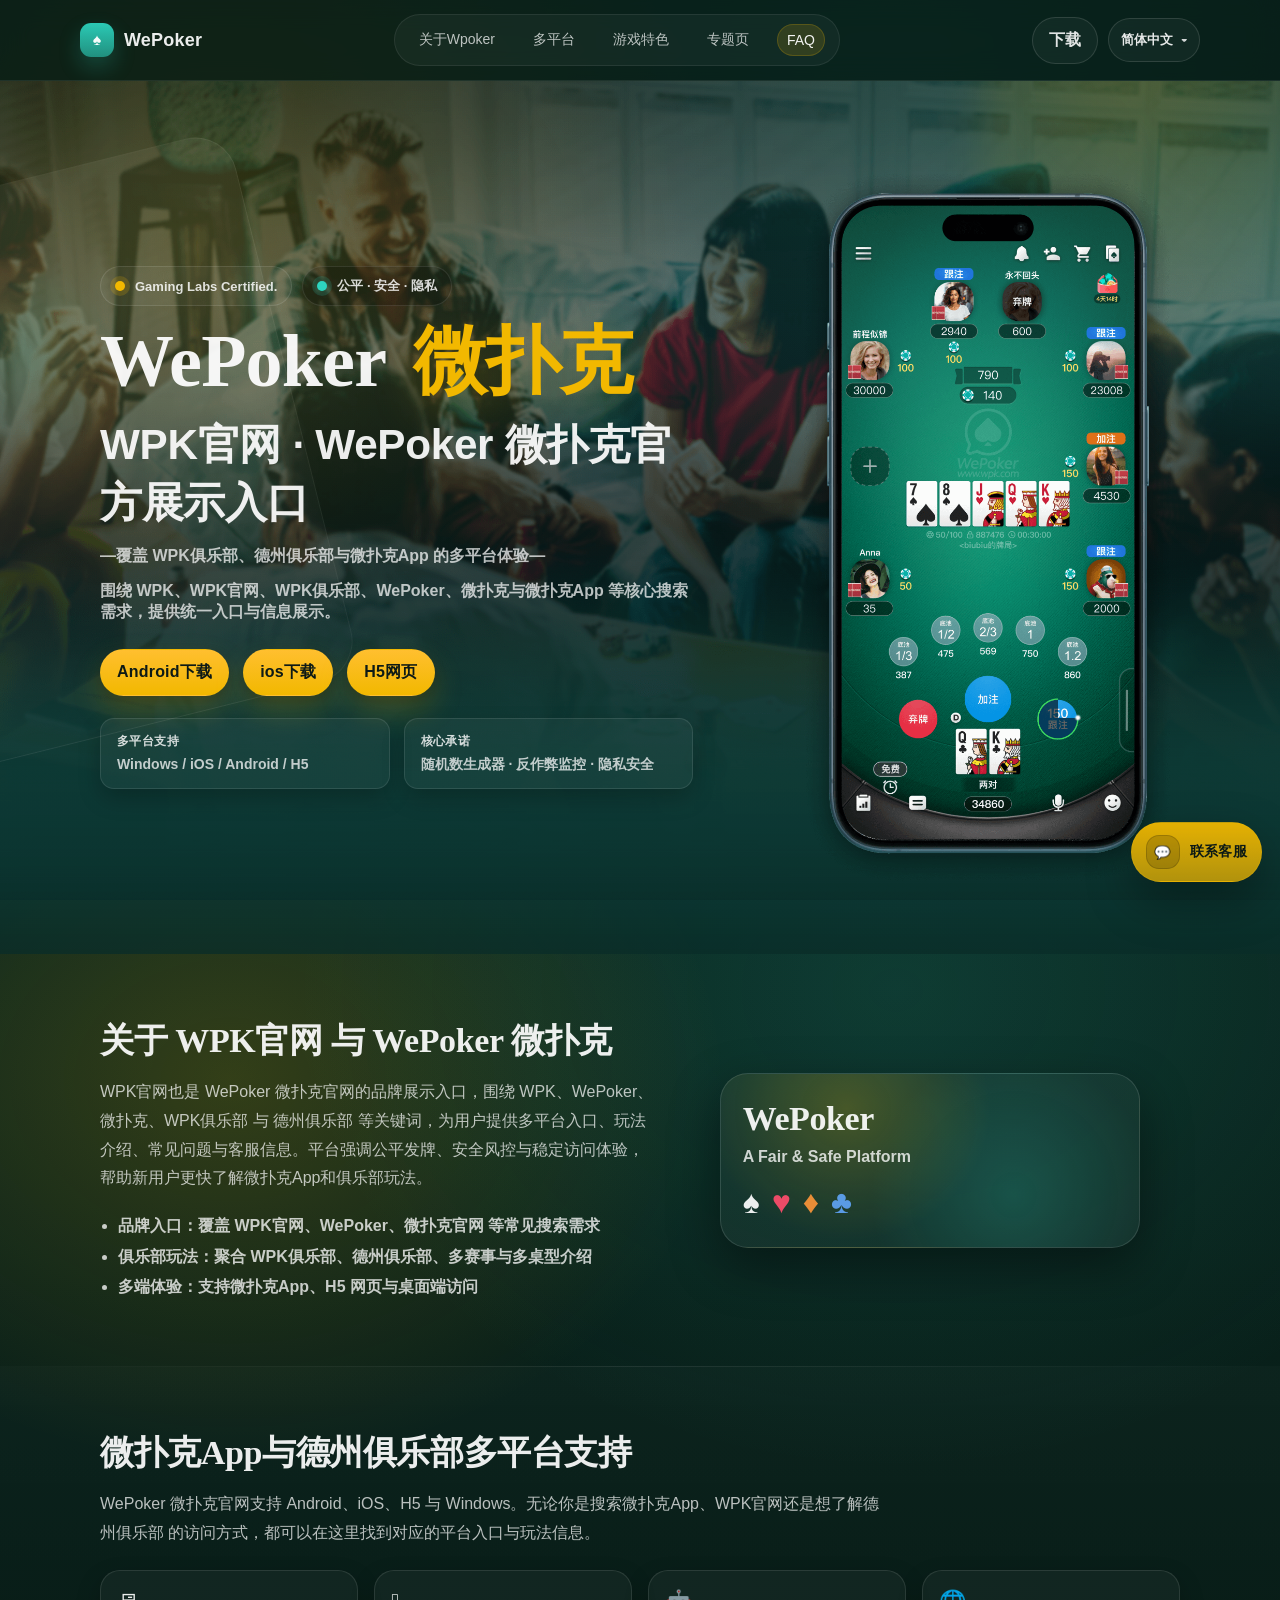
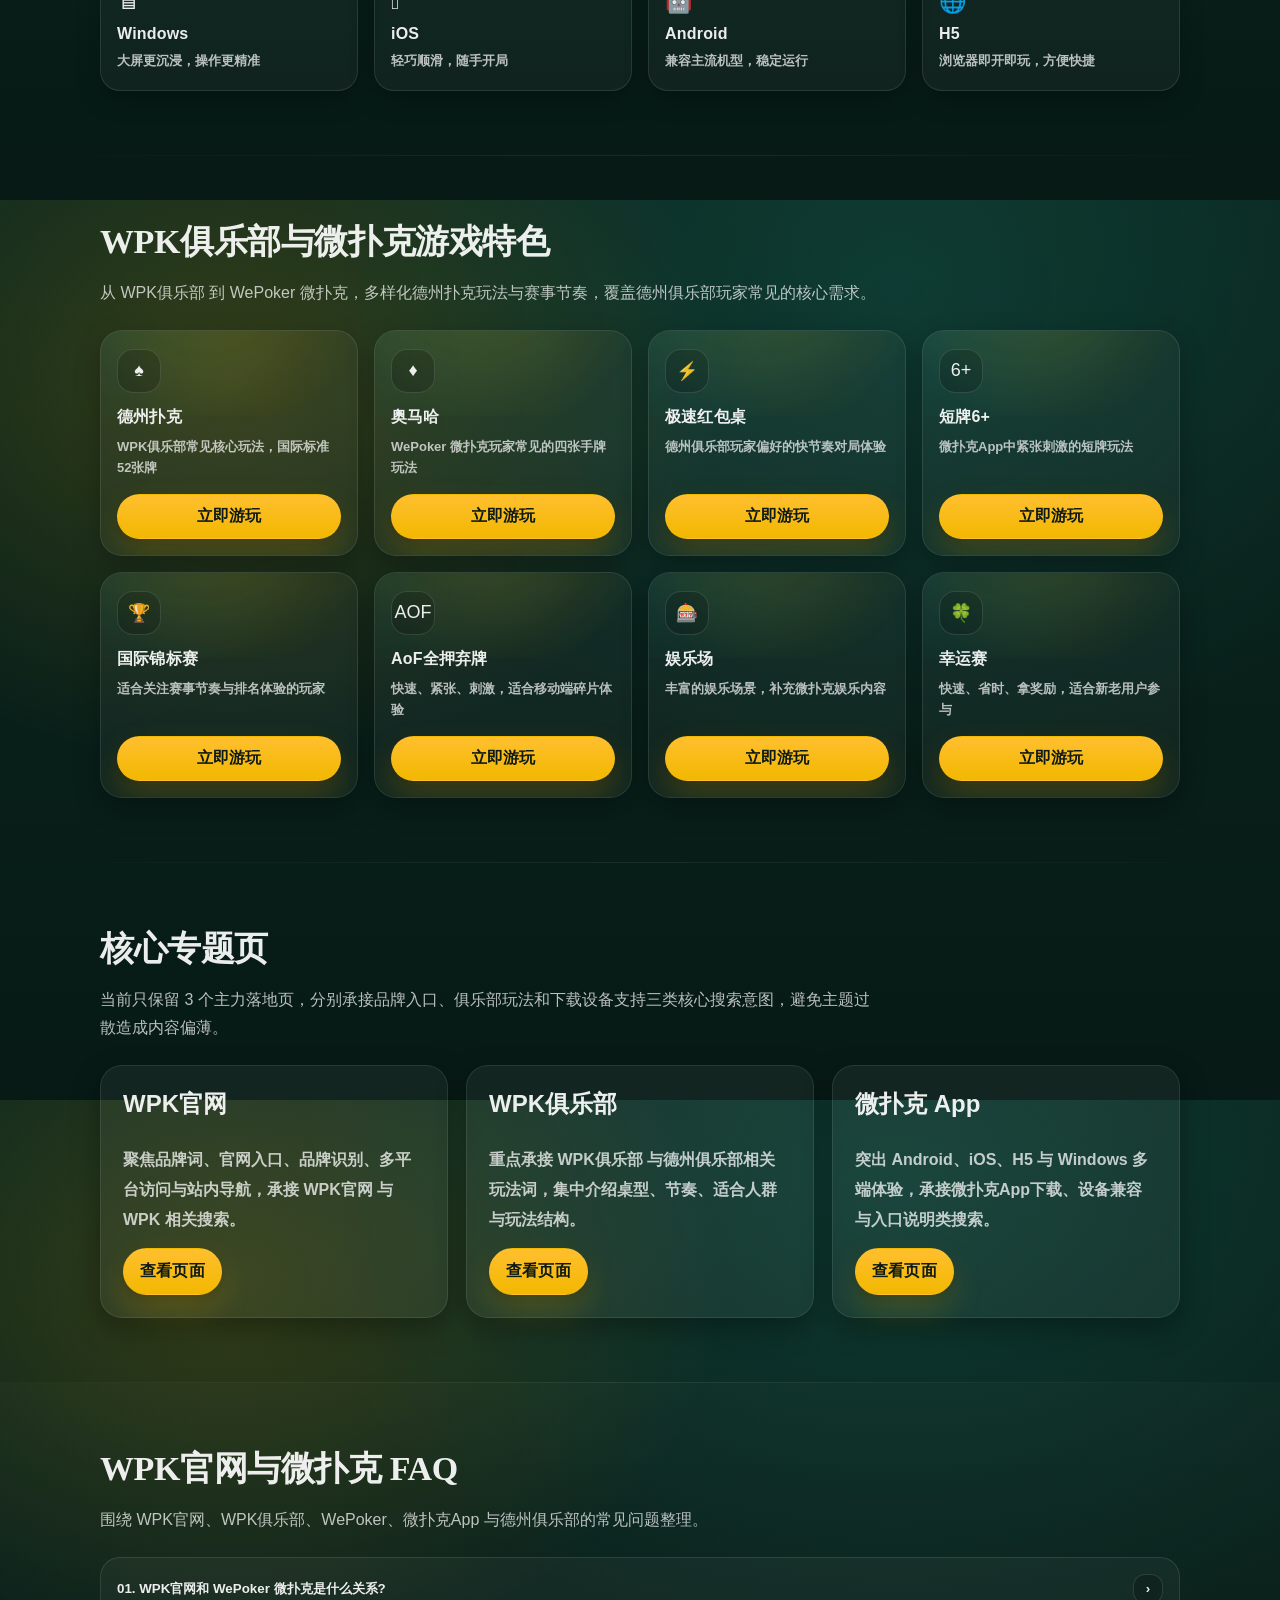
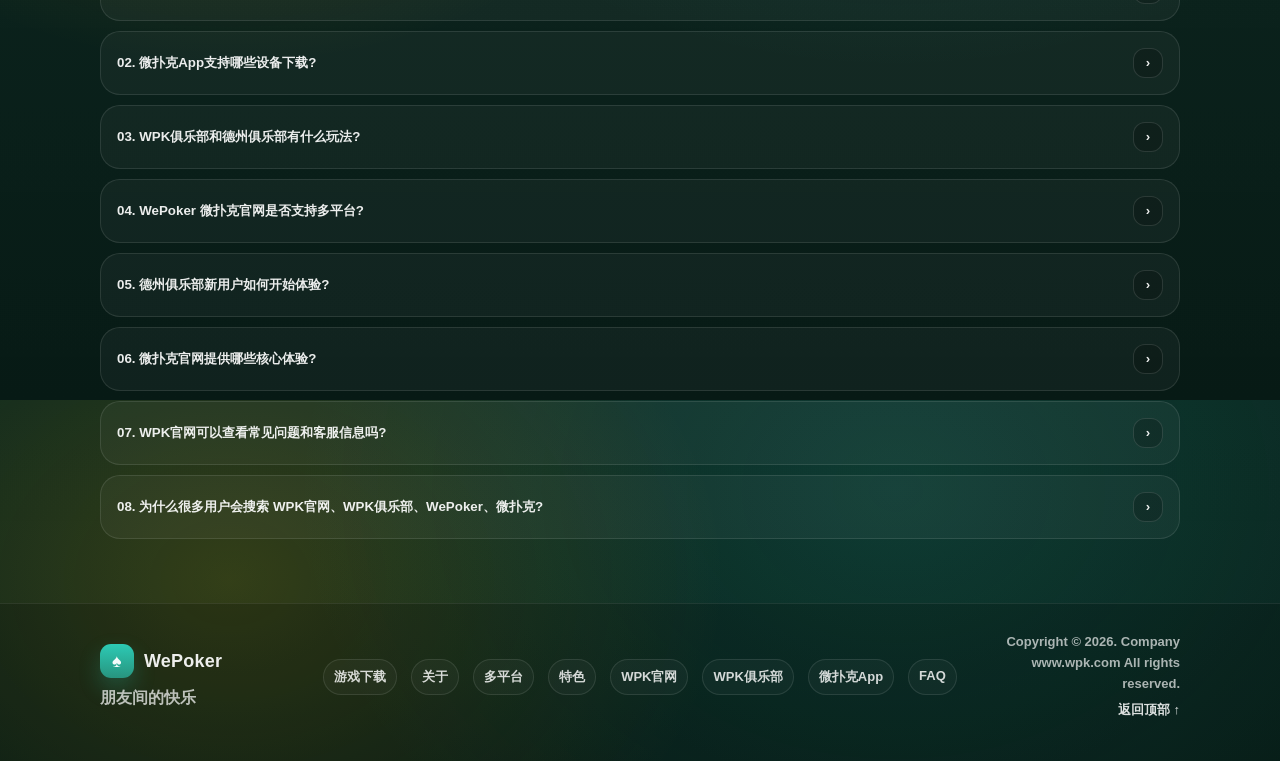
<file: index.html>
<!doctype html>
<html lang="zh-CN">
  <head>
    <meta charset="UTF-8" />
    <meta name="viewport" content="width=device-width,initial-scale=1" />
    <meta http-equiv="X-UA-Compatible" content="IE=edge,chrome=1" />
    <meta name="renderer" content="webkit" />
    <meta name="force-rendering" content="webkit" />
    <meta name="applicable-device" content="pc,mobile" />
    <meta name="format-detection" content="telephone=no,email=no,address=no" />
    <title>WPK官网 | WePoker微扑克官网 - 德州俱乐部与微扑克App下载入口</title>
    <meta
      name="description"
      content="WPK官网也是 WePoker 微扑克官网入口，提供微扑克App下载、WPK俱乐部与德州俱乐部多平台体验，支持 Android、iOS、H5、Windows，覆盖德州扑克、奥马哈、短牌6+与赛事玩法。"
    />
    <meta name="robots" content="index,follow,max-image-preview:large,max-snippet:-1,max-video-preview:-1" />
    <link rel="canonical" href="https://web.kc499.com/" />
    <meta property="og:locale" content="zh_CN" />
    <meta property="og:type" content="website" />
    <meta property="og:site_name" content="WPK官网 | WePoker 微扑克" />
    <meta property="og:title" content="WPK官网 | WePoker微扑克官网 - 德州俱乐部与微扑克App下载入口" />
    <meta
      property="og:description"
      content="WPK官网提供 WePoker 微扑克App 下载、WPK俱乐部与德州俱乐部多平台入口，主打公平、安全与稳定体验。"
    />
    <meta property="og:url" content="https://web.kc499.com/" />
    <meta property="og:image" content="https://web.kc499.com/static/banner_1_bg.png" />
    <meta property="og:image:alt" content="WePoker 微扑克官网首页视觉图" />
    <meta name="twitter:card" content="summary_large_image" />
    <meta name="twitter:title" content="WPK官网 | WePoker微扑克官网 - 德州俱乐部与微扑克App下载入口" />
    <meta
      name="twitter:description"
      content="WPK官网提供 WePoker 微扑克App 下载、WPK俱乐部与德州俱乐部多平台入口，主打公平、安全与稳定体验。"
    />
    <meta name="twitter:image" content="https://web.kc499.com/static/banner_1_bg.png" />
    <script type="application/ld+json">
      {
        "@context": "https://schema.org",
        "@graph": [
          {
            "@type": "WebSite",
            "name": "WPK官网 | WePoker 微扑克",
            "url": "https://web.kc499.com/",
            "inLanguage": "zh-CN",
            "description": "WPK官网也是 WePoker 微扑克官网入口，提供微扑克App下载、WPK俱乐部与德州俱乐部多平台体验。"
          },
          {
            "@type": "FAQPage",
            "mainEntity": [
              {
                "@type": "Question",
                "name": "WPK官网和 WePoker 微扑克是什么关系?",
                "acceptedAnswer": {
                  "@type": "Answer",
                  "text": "本页为 WPK官网 与 WePoker 微扑克品牌展示入口，用户可在此了解微扑克App、WPK俱乐部玩法、平台支持与常见问题。"
                }
              },
              {
                "@type": "Question",
                "name": "微扑克App支持哪些设备下载?",
                "acceptedAnswer": {
                  "@type": "Answer",
                  "text": "微扑克App当前支持 Android、iOS、H5 与 Windows，多端设备均可访问 WPK官网 后选择对应入口。"
                }
              },
              {
                "@type": "Question",
                "name": "WPK俱乐部和德州俱乐部有什么玩法?",
                "acceptedAnswer": {
                  "@type": "Answer",
                  "text": "WPK俱乐部提供德州扑克、奥马哈、短牌6+、极速红包桌、锦标赛等玩法，适合不同节奏与偏好的德州俱乐部玩家。"
                }
              },
              {
                "@type": "Question",
                "name": "WePoker 微扑克官网是否支持多平台?",
                "acceptedAnswer": {
                  "@type": "Answer",
                  "text": "支持。WePoker 微扑克官网目前覆盖 Android、iOS、H5 与 Windows，方便玩家在手机、平板与桌面端切换。"
                }
              },
              {
                "@type": "Question",
                "name": "德州俱乐部新用户如何开始体验?",
                "acceptedAnswer": {
                  "@type": "Answer",
                  "text": "新用户可先浏览 WPK官网 的平台介绍与玩法说明，再按设备类型进入对应下载或网页入口。"
                }
              },
              {
                "@type": "Question",
                "name": "微扑克官网提供哪些核心体验?",
                "acceptedAnswer": {
                  "@type": "Answer",
                  "text": "微扑克官网主打公平发牌、安全风控、跨平台访问与多样化德州扑克娱乐玩法，适合关注稳定体验的玩家。"
                }
              },
              {
                "@type": "Question",
                "name": "WPK官网可以查看常见问题和客服信息吗?",
                "acceptedAnswer": {
                  "@type": "Answer",
                  "text": "可以，当前页面提供 FAQ 与客服信息展示，便于用户快速了解 WPK俱乐部、微扑克App 与使用流程。"
                }
              },
              {
                "@type": "Question",
                "name": "为什么很多用户会搜索 WPK官网、WPK俱乐部、WePoker、微扑克?",
                "acceptedAnswer": {
                  "@type": "Answer",
                  "text": "这些词都与 WePoker 微扑克品牌、德州俱乐部体验、App下载和平台入口相关，用户通常会通过这些关键词寻找官方信息。"
                }
              }
            ]
          }
        ]
      }
    </script>
    <link rel="stylesheet" href="/styles/site.css" />
  </head>
  <body>
    <div class="grain" aria-hidden="true"></div>
    <header class="topbar" data-topbar>
      <div class="container topbar-inner">
        <a class="brand" href="#top" aria-label="回到顶部">
          <span class="brand-mark" aria-hidden="true">♠</span>
          <span class="brand-text">WePoker</span>
        </a>

        <nav class="nav" aria-label="站点导航">
          <a class="nav-link" href="#about">关于Wpoker</a>
          <a class="nav-link" href="#platforms">多平台</a>
          <a class="nav-link" href="#features">游戏特色</a>
          <a class="nav-link" href="#topics">专题页</a>
          <a class="nav-link" href="#faq">FAQ</a>
        </nav>

        <div class="topbar-actions">
          <a class="btn btn-ghost topbar-download" href="#download">下载</a>
          <button class="btn btn-ghost topbar-support" type="button" data-topbar-support>在线客服</button>
          <button
            class="icon-btn"
            type="button"
            data-menu-trigger
            aria-label="打开菜单"
            aria-expanded="false"
            aria-controls="mobile-menu"
          >
            <span class="burger" aria-hidden="true"><span></span></span>
          </button>
          <div class="lang" data-lang>
            <button class="lang-btn" type="button" data-lang-btn aria-expanded="false" aria-controls="lang-menu">
              <span class="lang-btn-label" data-lang-label>简体中文</span>
              <span class="lang-caret" aria-hidden="true">▾</span>
            </button>
            <div class="lang-menu" id="lang-menu" data-lang-menu hidden>
              <button class="lang-item" type="button" data-lang-item="简体中文">简体中文</button>
              <button class="lang-item" type="button" data-lang-item="繁体中文">繁体中文</button>
              <button class="lang-item" type="button" data-lang-item="English">English</button>
            </div>
          </div>
        </div>
      </div>

      <div class="mobile-menu" id="mobile-menu" data-mobile-menu hidden>
        <div class="container mobile-menu-inner">
          <a class="mobile-link" href="#download">下载</a>
          <a class="mobile-link" href="#about">关于Wpoker</a>
          <a class="mobile-link" href="#features">微扑克游戏特色</a>
          <a class="mobile-link" href="#topics">SEO专题页</a>
          <a class="mobile-link" href="#faq">FAQ</a>
        </div>
      </div>
    </header>

    <main id="top">
      <section class="hero" id="download">
        <div class="container hero-grid">
          <div class="hero-copy">
            <div class="trust-row" data-reveal>
              <div class="trust-badge">
                <span class="trust-dot" aria-hidden="true"></span>
                <span>Gaming Labs Certified.</span>
              </div>
              <div class="trust-badge subtle">
                <span class="trust-dot alt" aria-hidden="true"></span>
                <span>公平 · 安全 · 隐私</span>
              </div>
            </div>

            <div class="hero-slogan-row" data-reveal>
              <img
                class="hero-slogan"
                src="/static/banner_1_new_slogan.png"
                alt="WePoker 微扑克 朋友间的快乐"
                decoding="async"
                loading="eager"
                fetchpriority="high"
              />
            </div>

            <h1 class="hero-title" data-reveal>
              <span class="hero-title-en">WePoker</span>
              <span class="hero-title-cn">微扑克</span>
            </h1>
            <p class="hero-subtitle" data-reveal>WPK官网 · WePoker 微扑克官方展示入口</p>
            <p class="hero-tagline" data-reveal>—覆盖 WPK俱乐部、德州俱乐部与微扑克App 的多平台体验—</p>
            <p class="hero-tagline" data-reveal>
              围绕 WPK、WPK官网、WPK俱乐部、WePoker、微扑克与微扑克App 等核心搜索需求，提供统一入口与信息展示。
            </p>

            <div class="cta" data-reveal>
              <a class="btn btn-primary" href="#download">Android下载</a>
              <a class="btn btn-primary" href="#download">ios下载</a>
              <a class="btn btn-primary" href="https://h5.wpk55.net/" target="_blank" rel="noreferrer"
                >H5网页</a
              >
            </div>

            <div class="hero-notes" data-reveal>
              <div class="note">
                <div class="note-k">多平台支持</div>
                <div class="note-v">Windows / iOS / Android / H5</div>
              </div>
              <div class="note">
                <div class="note-k">核心承诺</div>
                <div class="note-v">随机数生成器 · 反作弊监控 · 隐私安全</div>
              </div>
            </div>
          </div>

          <div class="hero-media" data-reveal>
            <div class="hero-phone-frame">
              <img
                class="hero-phone"
                src="/static/banner_1_mobile.png"
                alt="WePoker 手机界面展示"
                decoding="async"
                loading="eager"
                fetchpriority="high"
              />
            </div>
          </div>
        </div>
        <div class="hero-decor" aria-hidden="true">
          <div class="card-silhouette"></div>
          <div class="glow"></div>
        </div>
      </section>

      <section class="section" id="about">
        <div class="container section-grid">
          <div class="section-copy" data-reveal>
            <h2 class="section-title">关于 WPK官网 与 WePoker 微扑克</h2>
            <p class="section-lead">
              WPK官网也是 WePoker 微扑克官网的品牌展示入口，围绕 WPK、WePoker、微扑克、WPK俱乐部 与 德州俱乐部
              等关键词，为用户提供多平台入口、玩法介绍、常见问题与客服信息。平台强调公平发牌、安全风控与稳定访问体验，帮助新用户更快了解微扑克App和俱乐部玩法。
            </p>
            <ul class="bullets">
              <li>品牌入口：覆盖 WPK官网、WePoker、微扑克官网 等常见搜索需求</li>
              <li>俱乐部玩法：聚合 WPK俱乐部、德州俱乐部、多赛事与多桌型介绍</li>
              <li>多端体验：支持微扑克App、H5 网页与桌面端访问</li>
            </ul>
          </div>
          <div class="section-visual" data-reveal>
            <div class="visual-frame">
              <div class="visual-title">WePoker</div>
              <div class="visual-sub">A Fair & Safe Platform</div>
              <div class="visual-suits" aria-hidden="true">
                <span>♠</span><span>♥</span><span>♦</span><span>♣</span>
              </div>
            </div>
          </div>
        </div>
      </section>

      <section class="section alt" id="platforms">
        <div class="container">
          <div class="section-head" data-reveal>
            <h2 class="section-title">微扑克App与德州俱乐部多平台支持</h2>
            <p class="section-lead">
              WePoker 微扑克官网支持 Android、iOS、H5 与 Windows。无论你是搜索微扑克App、WPK官网还是想了解德州俱乐部
              的访问方式，都可以在这里找到对应的平台入口与玩法信息。
            </p>
          </div>

          <div class="platform-grid" data-reveal>
            <div class="platform-card">
              <div class="platform-icon">🖥</div>
              <div class="platform-name">Windows</div>
              <div class="platform-desc">大屏更沉浸，操作更精准</div>
            </div>
            <div class="platform-card">
              <div class="platform-icon"></div>
              <div class="platform-name">iOS</div>
              <div class="platform-desc">轻巧顺滑，随手开局</div>
            </div>
            <div class="platform-card">
              <div class="platform-icon">🤖</div>
              <div class="platform-name">Android</div>
              <div class="platform-desc">兼容主流机型，稳定运行</div>
            </div>
            <div class="platform-card">
              <div class="platform-icon">🌐</div>
              <div class="platform-name">H5</div>
              <div class="platform-desc">浏览器即开即玩，方便快捷</div>
            </div>
          </div>
        </div>
      </section>

      <section class="section" id="features">
        <div class="container">
          <div class="section-head" data-reveal>
            <h2 class="section-title">WPK俱乐部与微扑克游戏特色</h2>
            <p class="section-lead">
              从 WPK俱乐部 到 WePoker 微扑克，多样化德州扑克玩法与赛事节奏，覆盖德州俱乐部玩家常见的核心需求。
            </p>
          </div>

          <div class="feature-grid" data-feature-grid>
            <article class="feature-card" data-reveal>
              <div class="feature-icon" aria-hidden="true">♠</div>
              <div class="feature-name">德州扑克</div>
              <div class="feature-desc">国际标准玩法52张牌</div>
              <div class="feature-action">
                <a class="btn btn-primary" href="#download">立即游玩</a>
              </div>
            </article>
            <article class="feature-card" data-reveal>
              <div class="feature-icon" aria-hidden="true">♦</div>
              <div class="feature-name">奥马哈</div>
              <div class="feature-desc">手拿4张牌的德州扑克</div>
              <div class="feature-action">
                <a class="btn btn-primary" href="#download">立即游玩</a>
              </div>
            </article>
            <article class="feature-card" data-reveal>
              <div class="feature-icon" aria-hidden="true">⚡</div>
              <div class="feature-name">极速红包桌</div>
              <div class="feature-desc">弃牌换桌无需等待</div>
              <div class="feature-action">
                <a class="btn btn-primary" href="#download">立即游玩</a>
              </div>
            </article>
            <article class="feature-card" data-reveal>
              <div class="feature-icon" aria-hidden="true">6+</div>
              <div class="feature-name">短牌6+</div>
              <div class="feature-desc">牌数量共36张紧张刺激</div>
              <div class="feature-action">
                <a class="btn btn-primary" href="#download">立即游玩</a>
              </div>
            </article>
            <article class="feature-card" data-reveal>
              <div class="feature-icon" aria-hidden="true">🏆</div>
              <div class="feature-name">国际锦标赛</div>
              <div class="feature-desc">立即报名世界型赛事</div>
              <div class="feature-action">
                <a class="btn btn-primary" href="#download">立即游玩</a>
              </div>
            </article>
            <article class="feature-card" data-reveal>
              <div class="feature-icon" aria-hidden="true">AOF</div>
              <div class="feature-name">AoF全押弃牌</div>
              <div class="feature-desc">快速、紧张、刺激</div>
              <div class="feature-action">
                <a class="btn btn-primary" href="#download">立即游玩</a>
              </div>
            </article>
            <article class="feature-card" data-reveal>
              <div class="feature-icon" aria-hidden="true">🎰</div>
              <div class="feature-name">娱乐场</div>
              <div class="feature-desc">Casino Game</div>
              <div class="feature-action">
                <a class="btn btn-primary" href="#download">立即游玩</a>
              </div>
            </article>
            <article class="feature-card" data-reveal>
              <div class="feature-icon" aria-hidden="true">🍀</div>
              <div class="feature-name">幸运赛</div>
              <div class="feature-desc">快速、省时、拿奖励</div>
              <div class="feature-action">
                <a class="btn btn-primary" href="#download">立即游玩</a>
              </div>
            </article>
          </div>
        </div>
      </section>

      <section class="section" id="topics">
        <div class="container">
          <div class="section-head" data-reveal>
            <h2 class="section-title">核心专题页</h2>
            <p class="section-lead">
              当前只保留 3 个主力落地页，分别承接品牌入口、俱乐部玩法和下载设备支持三类核心搜索意图，避免主题过散造成内容偏薄。
            </p>
          </div>

          <div class="topic-grid" data-reveal>
            <article class="topic-card">
              <h3>WPK官网</h3>
              <p>聚焦品牌词、官网入口、品牌识别、多平台访问与站内导航，承接 WPK官网 与 WPK 相关搜索。</p>
              <a class="btn btn-primary" href="/wpk/">查看页面</a>
            </article>
            <article class="topic-card">
              <h3>WPK俱乐部</h3>
              <p>重点承接 WPK俱乐部 与德州俱乐部相关玩法词，集中介绍桌型、节奏、适合人群与玩法结构。</p>
              <a class="btn btn-primary" href="/wpk-club/">查看页面</a>
            </article>
            <article class="topic-card">
              <h3>微扑克 App</h3>
              <p>突出 Android、iOS、H5 与 Windows 多端体验，承接微扑克App下载、设备兼容与入口说明类搜索。</p>
              <a class="btn btn-primary" href="/wepoker-app/">查看页面</a>
            </article>
          </div>
        </div>
      </section>

      <section class="section alt" id="faq">
        <div class="container">
          <div class="section-head" data-reveal>
            <h2 class="section-title">WPK官网与微扑克 FAQ</h2>
            <p class="section-lead">围绕 WPK官网、WPK俱乐部、WePoker、微扑克App 与德州俱乐部的常见问题整理。</p>
          </div>

          <div class="faq" data-faq>
            <div class="faq-item" data-open="false">
              <button class="faq-q" type="button" aria-expanded="false" aria-controls="faq-a-0">
                <span>01. WPK官网和 WePoker 微扑克是什么关系?</span>
                <span class="faq-chevron" aria-hidden="true">›</span>
              </button>
              <div class="faq-a" id="faq-a-0">
                本页为 WPK官网 与 WePoker 微扑克品牌展示入口，用户可在此了解微扑克App、WPK俱乐部玩法、平台支持与常见问题。
              </div>
            </div>
            <div class="faq-item" data-open="false">
              <button class="faq-q" type="button" aria-expanded="false" aria-controls="faq-a-1">
                <span>02. 微扑克App支持哪些设备下载?</span>
                <span class="faq-chevron" aria-hidden="true">›</span>
              </button>
              <div class="faq-a" id="faq-a-1">
                微扑克App当前支持 Android、iOS、H5 与 Windows，多端设备均可访问 WPK官网 后选择对应入口。
              </div>
            </div>
            <div class="faq-item" data-open="false">
              <button class="faq-q" type="button" aria-expanded="false" aria-controls="faq-a-2">
                <span>03. WPK俱乐部和德州俱乐部有什么玩法?</span>
                <span class="faq-chevron" aria-hidden="true">›</span>
              </button>
              <div class="faq-a" id="faq-a-2">
                WPK俱乐部提供德州扑克、奥马哈、短牌6+、极速红包桌、锦标赛等玩法，适合不同节奏与偏好的德州俱乐部玩家。
              </div>
            </div>
            <div class="faq-item" data-open="false">
              <button class="faq-q" type="button" aria-expanded="false" aria-controls="faq-a-3">
                <span>04. WePoker 微扑克官网是否支持多平台?</span>
                <span class="faq-chevron" aria-hidden="true">›</span>
              </button>
              <div class="faq-a" id="faq-a-3">
                支持。WePoker 微扑克官网目前覆盖 Android、iOS、H5 与 Windows，方便玩家在手机、平板与桌面端切换。
              </div>
            </div>
            <div class="faq-item" data-open="false">
              <button class="faq-q" type="button" aria-expanded="false" aria-controls="faq-a-4">
                <span>05. 德州俱乐部新用户如何开始体验?</span>
                <span class="faq-chevron" aria-hidden="true">›</span>
              </button>
              <div class="faq-a" id="faq-a-4">
                新用户可先浏览 WPK官网 的平台介绍与玩法说明，再按设备类型进入对应下载或网页入口。
              </div>
            </div>
            <div class="faq-item" data-open="false">
              <button class="faq-q" type="button" aria-expanded="false" aria-controls="faq-a-5">
                <span>06. 微扑克官网提供哪些核心体验?</span>
                <span class="faq-chevron" aria-hidden="true">›</span>
              </button>
              <div class="faq-a" id="faq-a-5">
                微扑克官网主打公平发牌、安全风控、跨平台访问与多样化德州扑克娱乐玩法，适合关注稳定体验的玩家。
              </div>
            </div>
            <div class="faq-item" data-open="false">
              <button class="faq-q" type="button" aria-expanded="false" aria-controls="faq-a-6">
                <span>07. WPK官网可以查看常见问题和客服信息吗?</span>
                <span class="faq-chevron" aria-hidden="true">›</span>
              </button>
              <div class="faq-a" id="faq-a-6">
                可以，当前页面提供 FAQ 与客服信息展示，便于用户快速了解 WPK俱乐部、微扑克App 与使用流程。
              </div>
            </div>
            <div class="faq-item" data-open="false">
              <button class="faq-q" type="button" aria-expanded="false" aria-controls="faq-a-7">
                <span>08. 为什么很多用户会搜索 WPK官网、WPK俱乐部、WePoker、微扑克?</span>
                <span class="faq-chevron" aria-hidden="true">›</span>
              </button>
              <div class="faq-a" id="faq-a-7">
                这些词都与 WePoker 微扑克品牌、德州俱乐部体验、App下载和平台入口相关，用户通常会通过这些关键词寻找官方信息。
              </div>
            </div>
          </div>
        </div>
      </section>
    </main>

    <footer class="footer">
      <div class="container footer-inner">
        <div class="footer-brand">
          <div class="brand compact">
            <span class="brand-mark" aria-hidden="true">♠</span>
            <span class="brand-text">WePoker</span>
          </div>
          <div class="footer-note">朋友间的快乐</div>
        </div>

        <div class="footer-links">
          <a href="#download">游戏下载</a>
          <a href="#about">关于</a>
          <a href="#platforms">多平台</a>
          <a href="#features">特色</a>
          <a href="/wpk/">WPK官网</a>
          <a href="/wpk-club/">WPK俱乐部</a>
          <a href="/wepoker-app/">微扑克App</a>
          <a href="#faq">FAQ</a>
        </div>

        <div class="footer-meta">
          <div>Copyright © 2026. Company www.wpk.com All rights reserved.</div>
          <a class="backtop" href="#top">返回顶部 ↑</a>
        </div>
      </div>
    </footer>

    <div class="contact-backdrop" data-contact-backdrop hidden></div>
    <div class="contact-float" data-contact-float data-open="false">
      <button class="contact-float-btn" type="button" data-contact-float-btn aria-expanded="false">
        <span class="contact-float-icon" aria-hidden="true">💬</span>
        <span class="contact-float-label" data-contact-float-title></span>
      </button>
      <div class="contact-float-panel" data-contact-float-panel role="dialog" aria-label="联系我们">
        <div class="contact-float-handle" aria-hidden="true"></div>
        <div class="contact-float-panel-top">
          <div class="contact-float-panel-title" data-contact-float-title></div>
          <button class="contact-float-close" type="button" data-contact-float-close aria-label="关闭">×</button>
        </div>
        <div class="contact-float-panel-sub" data-contact-float-subtitle></div>
        <div class="contact-float-qr-card">
          <img data-contact-float-qr hidden />
          <div class="contact-float-hint" data-contact-float-hint hidden></div>
        </div>
        <div class="contact-float-actions" data-contact-float-actions>
          <div class="contact-float-row">
            <div class="contact-float-row-copy">
              <div class="contact-float-row-k" data-contact-float-app-label></div>
              <div class="contact-float-row-v" data-contact-float-app-name></div>
            </div>
          </div>
          <div class="contact-float-row">
            <div class="contact-float-row-copy">
              <div class="contact-float-row-k" data-contact-float-url-label></div>
              <div class="contact-float-row-v">
                <span data-contact-float-url></span>
              </div>
            </div>
            <button class="btn btn-ghost contact-float-copy" type="button" data-contact-float-copy-url>复制网址</button>
          </div>
          <div class="contact-float-row">
            <div class="contact-float-row-copy">
              <div class="contact-float-row-k" data-contact-float-id-label></div>
              <div class="contact-float-row-v contact-float-row-em" data-contact-float-id></div>
            </div>
            <button class="btn btn-ghost contact-float-copy" type="button" data-contact-float-copy-id>复制ID</button>
          </div>
        </div>
        <div class="contact-float-toast" data-contact-float-toast hidden></div>
      </div>
    </div>

    <script type="module" src="/scripts/main.js"></script>
  </body>
</html>
</file>
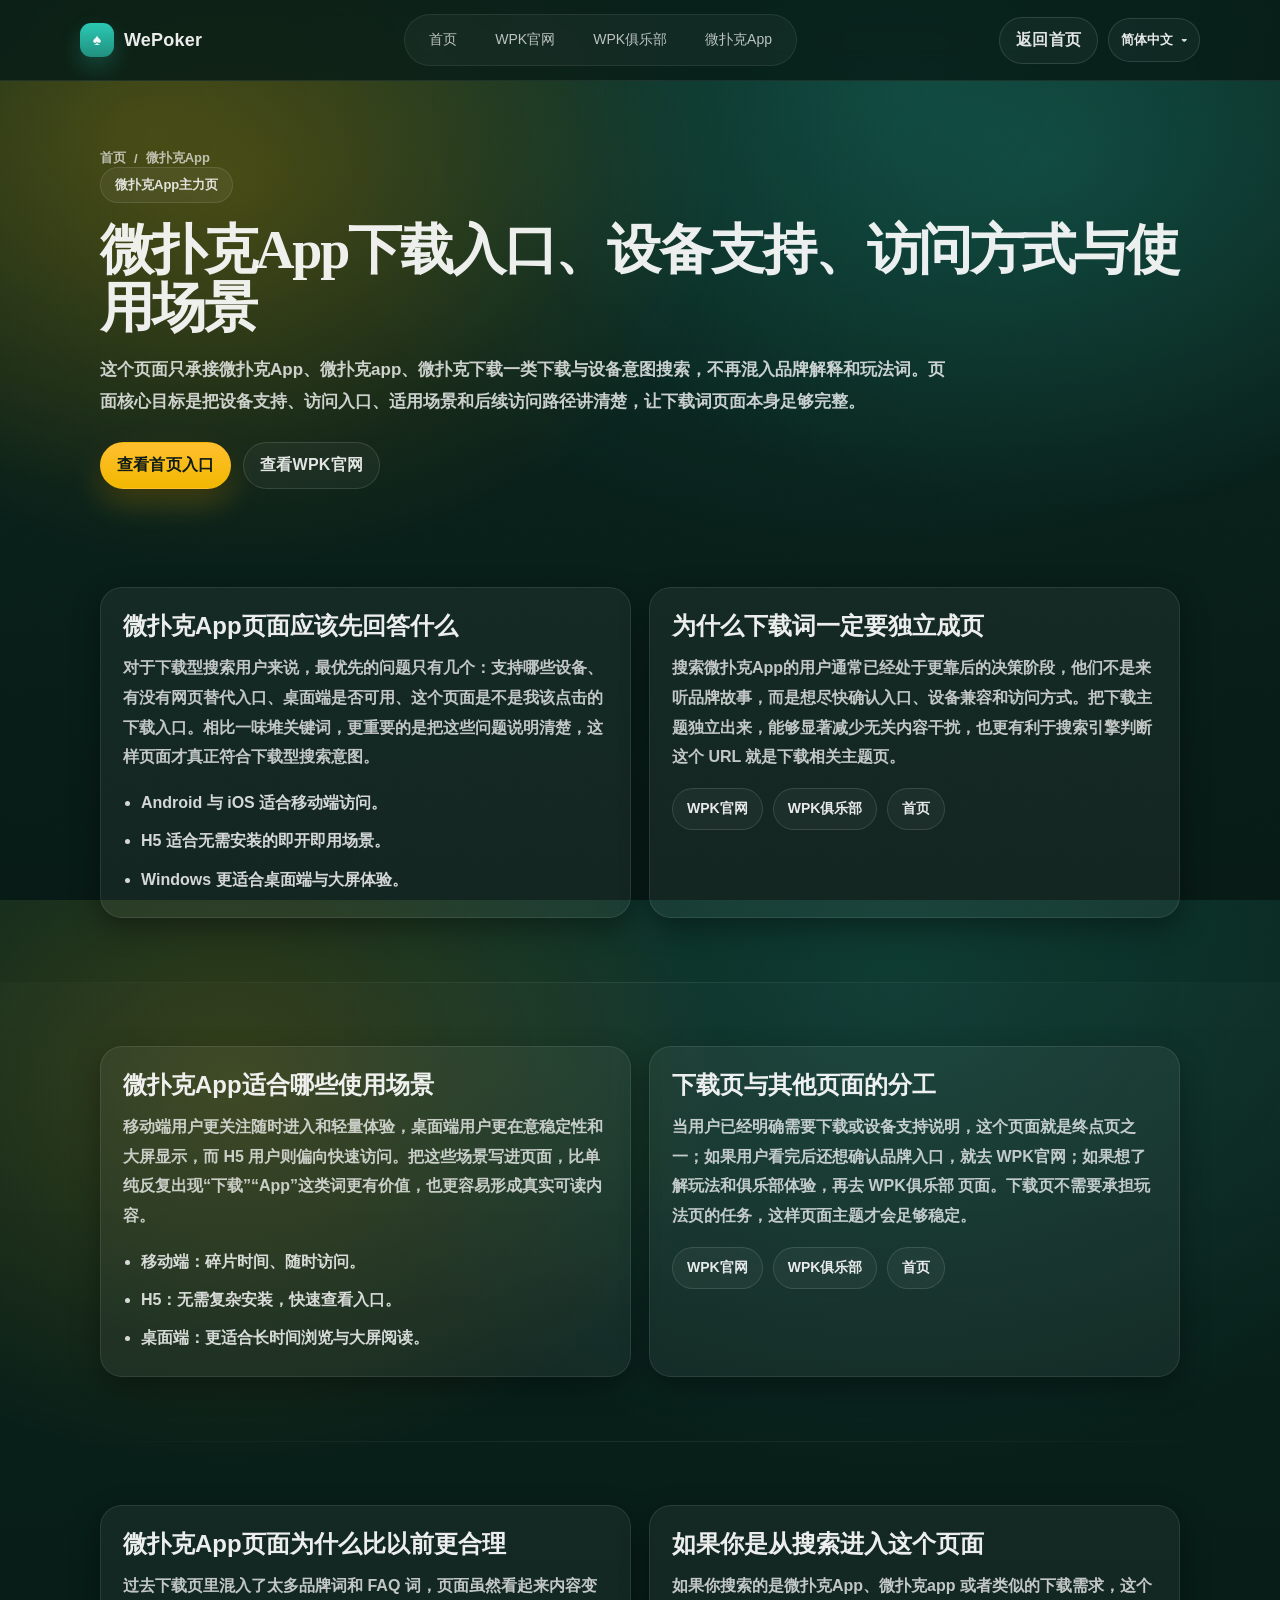
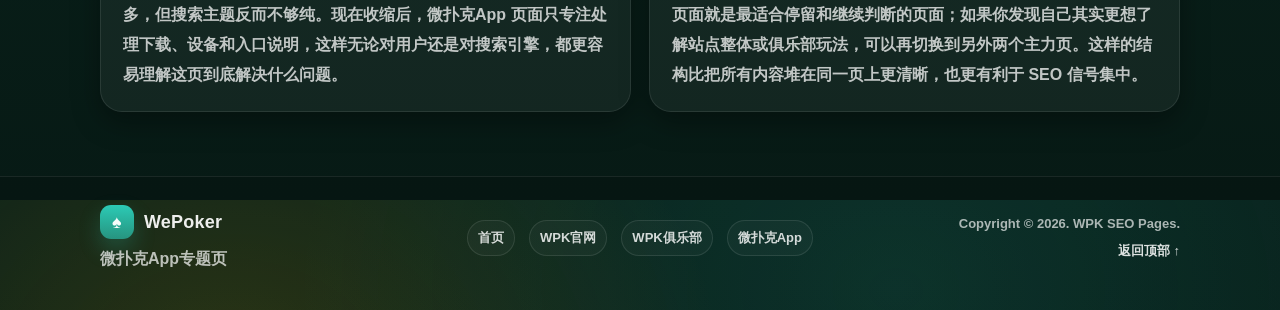
<file: wepoker-app/index.html>
<!doctype html>
<html lang="zh-CN">
  <head>
    <meta charset="UTF-8" />
    <meta name="viewport" content="width=device-width,initial-scale=1" />
    <meta http-equiv="X-UA-Compatible" content="IE=edge,chrome=1" />
    <meta name="renderer" content="webkit" />
    <meta name="force-rendering" content="webkit" />
    <meta name="applicable-device" content="pc,mobile" />
    <meta name="format-detection" content="telephone=no,email=no,address=no" />
    <title>微扑克App下载页 - 微扑克App设备支持与访问入口说明</title>
    <meta
      name="description"
      content="微扑克App下载页聚焦微扑克App、微扑克app与下载类搜索，集中说明 Android、iOS、H5、Windows 设备支持、访问入口与使用场景。"
    />
    <meta name="robots" content="index,follow,max-image-preview:large" />
    <link rel="canonical" href="https://web.kc499.com/wepoker-app/" />
    <meta property="og:locale" content="zh_CN" />
    <meta property="og:site_name" content="WPK官网 | WePoker 微扑克" />
    <meta property="og:type" content="website" />
    <meta property="og:title" content="微扑克App下载页 - 微扑克App设备支持与访问入口说明" />
    <meta
      property="og:description"
      content="聚焦微扑克App与下载类搜索，说明 Android、iOS、H5、Windows 设备支持、访问入口与使用场景。"
    />
    <meta property="og:url" content="https://web.kc499.com/wepoker-app/" />
    <meta property="og:image" content="https://web.kc499.com/static/banner_1_mobile.png" />
    <meta property="og:image:alt" content="微扑克App页面头图" />
    <meta name="twitter:card" content="summary_large_image" />
    <meta name="twitter:title" content="微扑克App下载页 - 微扑克App设备支持与访问入口说明" />
    <meta
      name="twitter:description"
      content="微扑克App下载页聚焦微扑克App与下载类搜索，集中说明 Android、iOS、H5、Windows 设备支持、访问入口与使用场景。"
    />
    <meta name="twitter:image" content="https://web.kc499.com/static/banner_1_mobile.png" />
    <script type="application/ld+json">
      {
        "@context": "https://schema.org",
        "@type": "WebPage",
        "name": "微扑克App下载页",
        "url": "https://web.kc499.com/wepoker-app/",
        "description": "微扑克App下载页聚焦微扑克App与下载类搜索，说明 Android、iOS、H5、Windows 设备支持、访问入口与使用场景。",
        "inLanguage": "zh-CN"
      }
    </script>
    <link rel="stylesheet" href="../styles/site.css" />
  </head>
  <body>
    <div class="grain" aria-hidden="true"></div>
    <header class="topbar" data-topbar>
      <div class="container topbar-inner">
        <a class="brand" href="/" aria-label="返回首页"><span class="brand-mark" aria-hidden="true">♠</span><span class="brand-text">WePoker</span></a>
        <nav class="nav" aria-label="站点导航">
          <a class="nav-link" href="/">首页</a><a class="nav-link" href="/wpk/">WPK官网</a><a class="nav-link" href="/wpk-club/">WPK俱乐部</a><a class="nav-link" href="/wepoker-app/">微扑克App</a>
        </nav>
        <div class="topbar-actions">
          <a class="btn btn-ghost topbar-download" href="/">返回首页</a>
          <button class="btn btn-ghost topbar-support" type="button" data-topbar-support>在线客服</button>
          <button class="icon-btn" type="button" data-menu-trigger aria-label="打开菜单" aria-expanded="false" aria-controls="mobile-menu"><span class="burger" aria-hidden="true"><span></span></span></button>
          <div class="lang" data-lang>
            <button class="lang-btn" type="button" data-lang-btn aria-expanded="false" aria-controls="lang-menu"><span class="lang-btn-label" data-lang-label>简体中文</span><span class="lang-caret" aria-hidden="true">▾</span></button>
            <div class="lang-menu" id="lang-menu" data-lang-menu hidden>
              <button class="lang-item" type="button" data-lang-item="简体中文">简体中文</button>
              <button class="lang-item" type="button" data-lang-item="繁体中文">繁体中文</button>
              <button class="lang-item" type="button" data-lang-item="English">English</button>
            </div>
          </div>
        </div>
      </div>
      <div class="mobile-menu" id="mobile-menu" data-mobile-menu hidden>
        <div class="container mobile-menu-inner">
          <a class="mobile-link" href="/">首页</a><a class="mobile-link" href="/wpk/">WPK官网</a><a class="mobile-link" href="/wpk-club/">WPK俱乐部</a><a class="mobile-link" href="/wepoker-app/">微扑克App</a>
        </div>
      </div>
    </header>
    <main>
      <section class="page-hero">
        <div class="container">
          <div class="breadcrumb"><a href="/">首页</a><span>/</span><span>微扑克App</span></div>
          <div class="page-kicker">微扑克App主力页</div>
          <h1 class="page-title">微扑克App下载入口、设备支持、访问方式与使用场景</h1>
          <p class="page-lead">这个页面只承接微扑克App、微扑克app、微扑克下载一类下载与设备意图搜索，不再混入品牌解释和玩法词。页面核心目标是把设备支持、访问入口、适用场景和后续访问路径讲清楚，让下载词页面本身足够完整。</p>
          <div class="page-actions"><a class="btn btn-primary" href="/">查看首页入口</a><a class="btn btn-ghost" href="/wpk/">查看WPK官网</a></div>
        </div>
      </section>
      <section class="section">
        <div class="container page-grid">
          <article class="content-card">
            <h2>微扑克App页面应该先回答什么</h2>
            <p>对于下载型搜索用户来说，最优先的问题只有几个：支持哪些设备、有没有网页替代入口、桌面端是否可用、这个页面是不是我该点击的下载入口。相比一味堆关键词，更重要的是把这些问题说明清楚，这样页面才真正符合下载型搜索意图。</p>
            <ul class="page-list">
              <li>Android 与 iOS 适合移动端访问。</li>
              <li>H5 适合无需安装的即开即用场景。</li>
              <li>Windows 更适合桌面端与大屏体验。</li>
            </ul>
          </article>
          <article class="content-card">
            <h2>为什么下载词一定要独立成页</h2>
            <p>搜索微扑克App的用户通常已经处于更靠后的决策阶段，他们不是来听品牌故事，而是想尽快确认入口、设备兼容和访问方式。把下载主题独立出来，能够显著减少无关内容干扰，也更有利于搜索引擎判断这个 URL 就是下载相关主题页。</p>
            <div class="inline-links"><a href="/wpk/">WPK官网</a><a href="/wpk-club/">WPK俱乐部</a><a href="/">首页</a></div>
          </article>
        </div>
      </section>
      <section class="section alt">
        <div class="container page-grid">
          <article class="content-card">
            <h2>微扑克App适合哪些使用场景</h2>
            <p>移动端用户更关注随时进入和轻量体验，桌面端用户更在意稳定性和大屏显示，而 H5 用户则偏向快速访问。把这些场景写进页面，比单纯反复出现“下载”“App”这类词更有价值，也更容易形成真实可读内容。</p>
            <ul class="page-list">
              <li>移动端：碎片时间、随时访问。</li>
              <li>H5：无需复杂安装，快速查看入口。</li>
              <li>桌面端：更适合长时间浏览与大屏阅读。</li>
            </ul>
          </article>
          <article class="content-card">
            <h2>下载页与其他页面的分工</h2>
            <p>当用户已经明确需要下载或设备支持说明，这个页面就是终点页之一；如果用户看完后还想确认品牌入口，就去 WPK官网；如果想了解玩法和俱乐部体验，再去 WPK俱乐部 页面。下载页不需要承担玩法页的任务，这样页面主题才会足够稳定。</p>
            <div class="inline-links"><a href="/wpk/">WPK官网</a><a href="/wpk-club/">WPK俱乐部</a><a href="/">首页</a></div>
          </article>
        </div>
      </section>

      <section class="section">
        <div class="container page-grid">
          <article class="content-card">
            <h2>微扑克App页面为什么比以前更合理</h2>
            <p>过去下载页里混入了太多品牌词和 FAQ 词，页面虽然看起来内容变多，但搜索主题反而不够纯。现在收缩后，微扑克App 页面只专注处理下载、设备和入口说明，这样无论对用户还是对搜索引擎，都更容易理解这页到底解决什么问题。</p>
          </article>
          <article class="content-card">
            <h2>如果你是从搜索进入这个页面</h2>
            <p>如果你搜索的是微扑克App、微扑克app 或者类似的下载需求，这个页面就是最适合停留和继续判断的页面；如果你发现自己其实更想了解站点整体或俱乐部玩法，可以再切换到另外两个主力页。这样的结构比把所有内容堆在同一页上更清晰，也更有利于 SEO 信号集中。</p>
          </article>
        </div>
      </section>
    </main>
    <footer class="footer">
      <div class="container footer-inner">
        <div class="footer-brand"><div class="brand compact"><span class="brand-mark" aria-hidden="true">♠</span><span class="brand-text">WePoker</span></div><div class="footer-note">微扑克App专题页</div></div>
        <div class="footer-links"><a href="/">首页</a><a href="/wpk/">WPK官网</a><a href="/wpk-club/">WPK俱乐部</a><a href="/wepoker-app/">微扑克App</a></div>
        <div class="footer-meta"><div>Copyright © 2026. WPK SEO Pages.</div><a class="backtop" href="#">返回顶部 ↑</a></div>
      </div>
    </footer>
    <script type="module" src="../scripts/main.js"></script>
  </body>
</html>
</file>
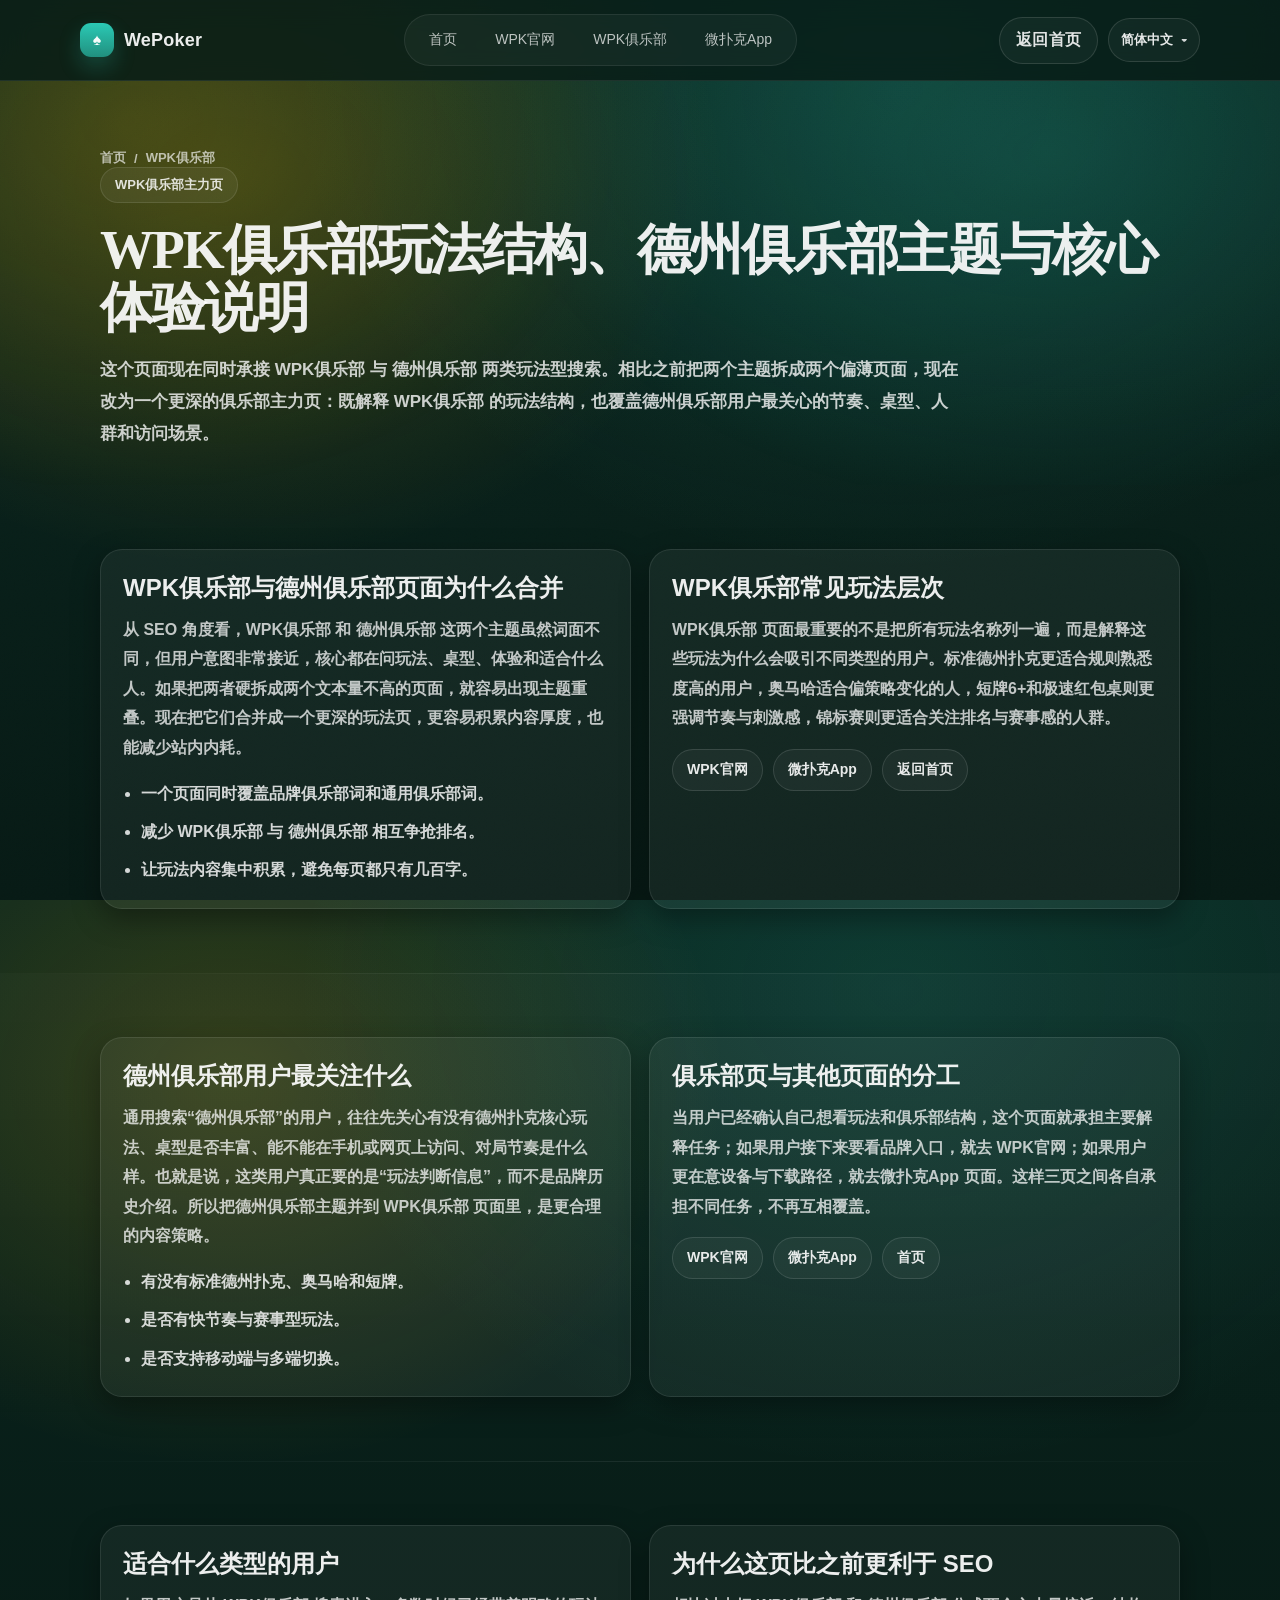
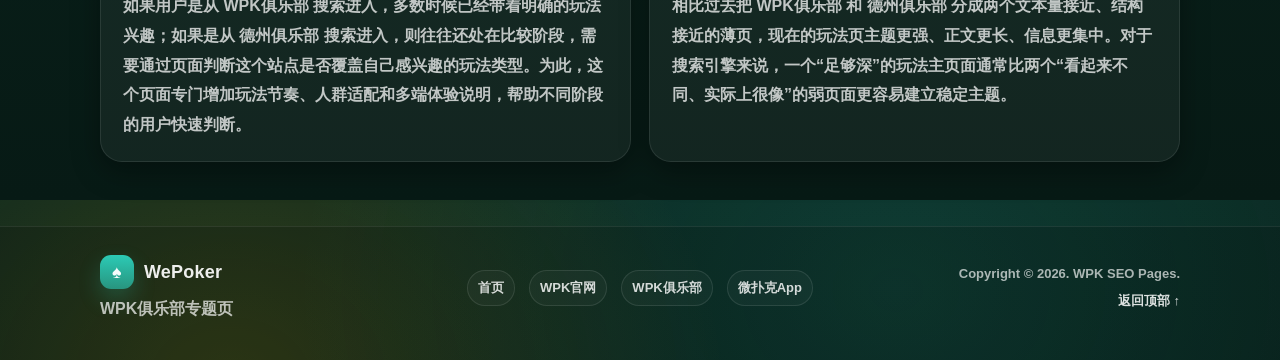
<file: wpk-club/index.html>
<!doctype html>
<html lang="zh-CN">
  <head>
    <meta charset="UTF-8" />
    <meta name="viewport" content="width=device-width,initial-scale=1" />
    <meta http-equiv="X-UA-Compatible" content="IE=edge,chrome=1" />
    <meta name="renderer" content="webkit" />
    <meta name="force-rendering" content="webkit" />
    <meta name="applicable-device" content="pc,mobile" />
    <meta name="format-detection" content="telephone=no,email=no,address=no" />
    <title>WPK俱乐部页面 - WPK俱乐部与德州俱乐部玩法说明</title>
    <meta
      name="description"
      content="WPK俱乐部页面聚焦 WPK俱乐部 与德州俱乐部搜索需求，集中说明德州扑克、奥马哈、短牌6+、锦标赛、玩家偏好与多端体验。"
    />
    <meta name="robots" content="index,follow,max-image-preview:large" />
    <link rel="canonical" href="https://web.kc499.com/wpk-club/" />
    <meta property="og:locale" content="zh_CN" />
    <meta property="og:site_name" content="WPK官网 | WePoker 微扑克" />
    <meta property="og:type" content="website" />
    <meta property="og:title" content="WPK俱乐部页面 - WPK俱乐部与德州俱乐部玩法说明" />
    <meta
      property="og:description"
      content="聚焦 WPK俱乐部 与德州俱乐部搜索需求，集中说明玩法结构、玩家偏好与多端体验。"
    />
    <meta property="og:url" content="https://web.kc499.com/wpk-club/" />
    <meta property="og:image" content="https://web.kc499.com/static/banner_1_mobile.png" />
    <meta property="og:image:alt" content="WPK俱乐部页面头图" />
    <meta name="twitter:card" content="summary_large_image" />
    <meta name="twitter:title" content="WPK俱乐部页面 - WPK俱乐部与德州俱乐部玩法说明" />
    <meta
      name="twitter:description"
      content="聚焦 WPK俱乐部 与德州俱乐部搜索需求，集中说明玩法结构、玩家偏好与多端体验。"
    />
    <meta name="twitter:image" content="https://web.kc499.com/static/banner_1_mobile.png" />
    <script type="application/ld+json">
      {
        "@context": "https://schema.org",
        "@graph": [
          {
            "@type": "WebPage",
            "name": "WPK俱乐部页面",
            "url": "https://web.kc499.com/wpk-club/",
            "description": "WPK俱乐部页面聚焦 WPK俱乐部 与德州俱乐部搜索需求，集中说明玩法结构、玩家偏好与多端体验。",
            "inLanguage": "zh-CN"
          },
          {
            "@type": "BreadcrumbList",
            "itemListElement": [
              { "@type": "ListItem", "position": 1, "name": "首页", "item": "https://web.kc499.com/" },
              { "@type": "ListItem", "position": 2, "name": "WPK俱乐部", "item": "https://web.kc499.com/wpk-club/" }
            ]
          }
        ]
      }
    </script>
    <link rel="stylesheet" href="../styles/site.css" />
  </head>
  <body>
    <div class="grain" aria-hidden="true"></div>
    <header class="topbar" data-topbar>
      <div class="container topbar-inner">
        <a class="brand" href="/" aria-label="返回首页">
          <span class="brand-mark" aria-hidden="true">♠</span>
          <span class="brand-text">WePoker</span>
        </a>
        <nav class="nav" aria-label="站点导航">
          <a class="nav-link" href="/">首页</a>
          <a class="nav-link" href="/wpk/">WPK官网</a>
          <a class="nav-link" href="/wpk-club/">WPK俱乐部</a>
          <a class="nav-link" href="/wepoker-app/">微扑克App</a>
        </nav>
        <div class="topbar-actions">
          <a class="btn btn-ghost topbar-download" href="/">返回首页</a>
          <button class="btn btn-ghost topbar-support" type="button" data-topbar-support>在线客服</button>
          <button class="icon-btn" type="button" data-menu-trigger aria-label="打开菜单" aria-expanded="false" aria-controls="mobile-menu">
            <span class="burger" aria-hidden="true"><span></span></span>
          </button>
          <div class="lang" data-lang>
            <button class="lang-btn" type="button" data-lang-btn aria-expanded="false" aria-controls="lang-menu">
              <span class="lang-btn-label" data-lang-label>简体中文</span>
              <span class="lang-caret" aria-hidden="true">▾</span>
            </button>
            <div class="lang-menu" id="lang-menu" data-lang-menu hidden>
              <button class="lang-item" type="button" data-lang-item="简体中文">简体中文</button>
              <button class="lang-item" type="button" data-lang-item="繁体中文">繁体中文</button>
              <button class="lang-item" type="button" data-lang-item="English">English</button>
            </div>
          </div>
        </div>
      </div>
      <div class="mobile-menu" id="mobile-menu" data-mobile-menu hidden>
        <div class="container mobile-menu-inner">
          <a class="mobile-link" href="/">首页</a>
          <a class="mobile-link" href="/wpk/">WPK官网</a>
          <a class="mobile-link" href="/wpk-club/">WPK俱乐部</a>
          <a class="mobile-link" href="/wepoker-app/">微扑克App</a>
        </div>
      </div>
    </header>
    <main>
      <section class="page-hero">
        <div class="container">
          <div class="breadcrumb"><a href="/">首页</a><span>/</span><span>WPK俱乐部</span></div>
          <div class="page-kicker">WPK俱乐部主力页</div>
          <h1 class="page-title">WPK俱乐部玩法结构、德州俱乐部主题与核心体验说明</h1>
          <p class="page-lead">
            这个页面现在同时承接 WPK俱乐部 与 德州俱乐部 两类玩法型搜索。相比之前把两个主题拆成两个偏薄页面，现在改为一个更深的俱乐部主力页：既解释 WPK俱乐部 的玩法结构，也覆盖德州俱乐部用户最关心的节奏、桌型、人群和访问场景。
          </p>
        </div>
      </section>
      <section class="section">
        <div class="container page-grid">
          <article class="content-card">
            <h2>WPK俱乐部与德州俱乐部页面为什么合并</h2>
            <p>从 SEO 角度看，WPK俱乐部 和 德州俱乐部 这两个主题虽然词面不同，但用户意图非常接近，核心都在问玩法、桌型、体验和适合什么人。如果把两者硬拆成两个文本量不高的页面，就容易出现主题重叠。现在把它们合并成一个更深的玩法页，更容易积累内容厚度，也能减少站内内耗。</p>
            <ul class="page-list">
              <li>一个页面同时覆盖品牌俱乐部词和通用俱乐部词。</li>
              <li>减少 WPK俱乐部 与 德州俱乐部 相互争抢排名。</li>
              <li>让玩法内容集中积累，避免每页都只有几百字。</li>
            </ul>
          </article>
          <article class="content-card">
            <h2>WPK俱乐部常见玩法层次</h2>
            <p>WPK俱乐部 页面最重要的不是把所有玩法名称列一遍，而是解释这些玩法为什么会吸引不同类型的用户。标准德州扑克更适合规则熟悉度高的用户，奥马哈适合偏策略变化的人，短牌6+和极速红包桌则更强调节奏与刺激感，锦标赛则更适合关注排名与赛事感的人群。</p>
            <div class="inline-links">
              <a href="/wpk/">WPK官网</a>
              <a href="/wepoker-app/">微扑克App</a>
              <a href="/">返回首页</a>
            </div>
          </article>
        </div>
      </section>
      <section class="section alt">
        <div class="container page-grid">
          <article class="content-card">
            <h2>德州俱乐部用户最关注什么</h2>
            <p>通用搜索“德州俱乐部”的用户，往往先关心有没有德州扑克核心玩法、桌型是否丰富、能不能在手机或网页上访问、对局节奏是什么样。也就是说，这类用户真正要的是“玩法判断信息”，而不是品牌历史介绍。所以把德州俱乐部主题并到 WPK俱乐部 页面里，是更合理的内容策略。</p>
            <ul class="page-list">
              <li>有没有标准德州扑克、奥马哈和短牌。</li>
              <li>是否有快节奏与赛事型玩法。</li>
              <li>是否支持移动端与多端切换。</li>
            </ul>
          </article>
          <article class="content-card">
            <h2>俱乐部页与其他页面的分工</h2>
            <p>当用户已经确认自己想看玩法和俱乐部结构，这个页面就承担主要解释任务；如果用户接下来要看品牌入口，就去 WPK官网；如果用户更在意设备与下载路径，就去微扑克App 页面。这样三页之间各自承担不同任务，不再互相覆盖。</p>
            <div class="inline-links">
              <a href="/wpk/">WPK官网</a>
              <a href="/wepoker-app/">微扑克App</a>
              <a href="/">首页</a>
            </div>
          </article>
        </div>
      </section>

      <section class="section">
        <div class="container page-grid">
          <article class="content-card">
            <h2>适合什么类型的用户</h2>
            <p>如果用户是从 WPK俱乐部 搜索进入，多数时候已经带着明确的玩法兴趣；如果是从 德州俱乐部 搜索进入，则往往还处在比较阶段，需要通过页面判断这个站点是否覆盖自己感兴趣的玩法类型。为此，这个页面专门增加玩法节奏、人群适配和多端体验说明，帮助不同阶段的用户快速判断。</p>
          </article>
          <article class="content-card">
            <h2>为什么这页比之前更利于 SEO</h2>
            <p>相比过去把 WPK俱乐部 和 德州俱乐部 分成两个文本量接近、结构接近的薄页，现在的玩法页主题更强、正文更长、信息更集中。对于搜索引擎来说，一个“足够深”的玩法主页面通常比两个“看起来不同、实际上很像”的弱页面更容易建立稳定主题。</p>
          </article>
        </div>
      </section>
    </main>
    <footer class="footer">
      <div class="container footer-inner">
        <div class="footer-brand">
          <div class="brand compact"><span class="brand-mark" aria-hidden="true">♠</span><span class="brand-text">WePoker</span></div>
          <div class="footer-note">WPK俱乐部专题页</div>
        </div>
        <div class="footer-links">
          <a href="/">首页</a><a href="/wpk/">WPK官网</a><a href="/wpk-club/">WPK俱乐部</a><a href="/wepoker-app/">微扑克App</a>
        </div>
        <div class="footer-meta"><div>Copyright © 2026. WPK SEO Pages.</div><a class="backtop" href="#">返回顶部 ↑</a></div>
      </div>
    </footer>
    <script type="module" src="../scripts/main.js"></script>
  </body>
</html>
</file>
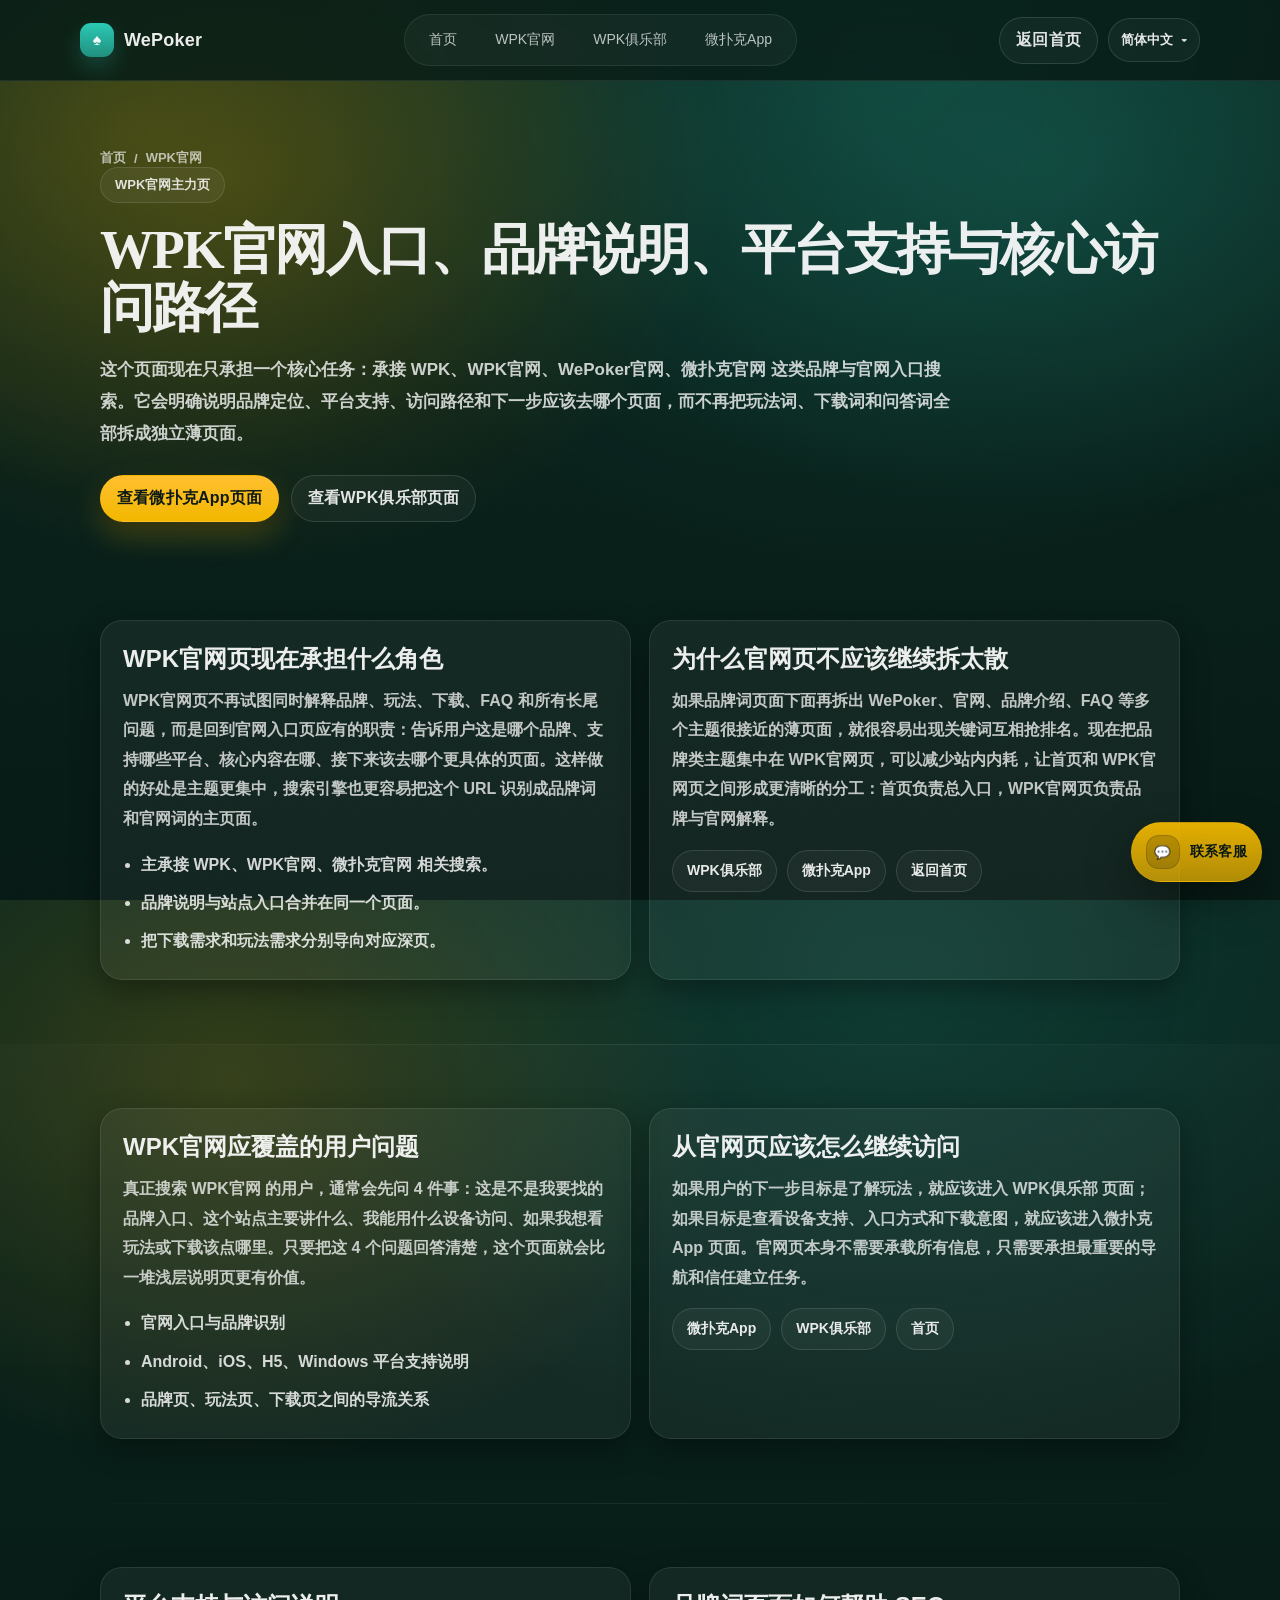
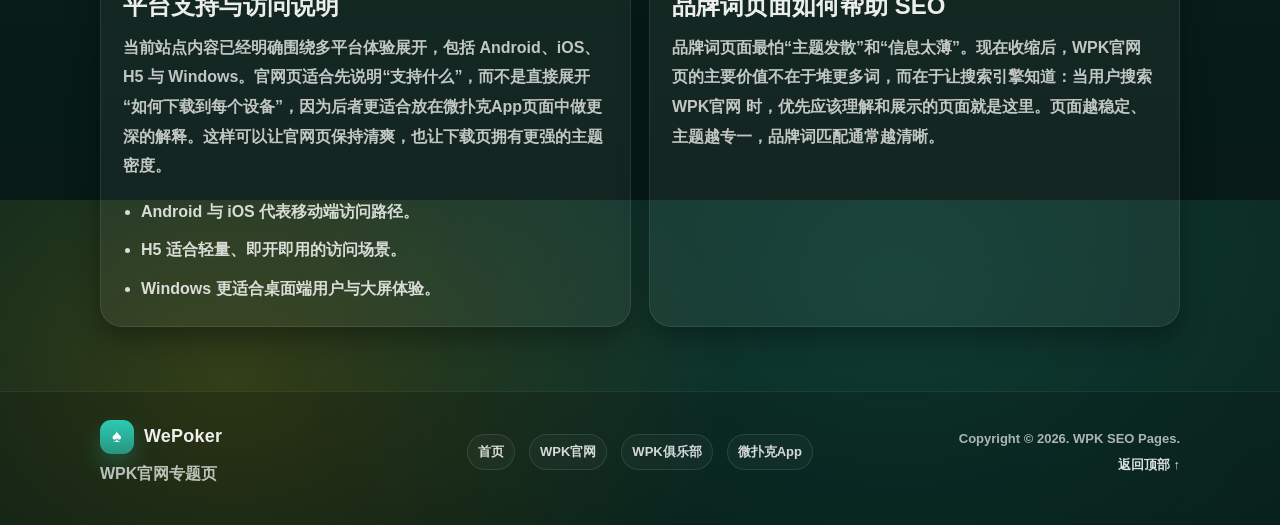
<file: wpk/index.html>
<!doctype html>
<html lang="zh-CN">
  <head>
    <meta charset="UTF-8" />
    <meta name="viewport" content="width=device-width,initial-scale=1" />
    <meta http-equiv="X-UA-Compatible" content="IE=edge,chrome=1" />
    <meta name="renderer" content="webkit" />
    <meta name="force-rendering" content="webkit" />
    <meta name="applicable-device" content="pc,mobile" />
    <meta name="format-detection" content="telephone=no,email=no,address=no" />
    <title>WPK官网入口页 - WPK官网、WePoker微扑克官网与平台说明</title>
    <meta
      name="description"
      content="WPK官网入口页聚合 WPK官网、WePoker 微扑克官网、多平台访问方式、常见玩法与站内导航，帮助搜索 WPK 与 WPK官网 的用户快速找到对应信息。"
    />
    <meta name="robots" content="index,follow,max-image-preview:large" />
    <link rel="canonical" href="https://web.kc499.com/wpk/" />
    <meta property="og:locale" content="zh_CN" />
    <meta property="og:type" content="website" />
    <meta property="og:site_name" content="WPK官网 | WePoker 微扑克" />
    <meta property="og:title" content="WPK官网入口页 - WPK官网、WePoker微扑克官网与平台说明" />
    <meta
      property="og:description"
      content="聚合 WPK官网、WePoker 微扑克官网、多平台访问方式、常见玩法与站内导航。"
    />
    <meta property="og:url" content="https://web.kc499.com/wpk/" />
    <meta property="og:image" content="https://web.kc499.com/static/banner_1_bg.png" />
    <meta name="twitter:card" content="summary_large_image" />
    <meta name="twitter:title" content="WPK官网入口页 - WPK官网、WePoker微扑克官网与平台说明" />
    <meta
      name="twitter:description"
      content="聚合 WPK官网、WePoker 微扑克官网、多平台访问方式、常见玩法与站内导航。"
    />
    <meta name="twitter:image" content="https://web.kc499.com/static/banner_1_bg.png" />
    <script type="application/ld+json">
      {
        "@context": "https://schema.org",
        "@graph": [
          {
            "@type": "WebPage",
            "name": "WPK官网入口页",
            "url": "https://web.kc499.com/wpk/",
            "description": "WPK官网入口页聚合 WPK官网、WePoker 微扑克官网、多平台访问方式、常见玩法与站内导航。",
            "inLanguage": "zh-CN"
          },
          {
            "@type": "BreadcrumbList",
            "itemListElement": [
              { "@type": "ListItem", "position": 1, "name": "首页", "item": "https://web.kc499.com/" },
              { "@type": "ListItem", "position": 2, "name": "WPK官网", "item": "https://web.kc499.com/wpk/" }
            ]
          }
        ]
      }
    </script>
    <link rel="stylesheet" href="../styles/site.css" />
  </head>
  <body>
    <div class="grain" aria-hidden="true"></div>
    <header class="topbar" data-topbar>
      <div class="container topbar-inner">
        <a class="brand" href="/" aria-label="返回首页">
          <span class="brand-mark" aria-hidden="true">♠</span>
          <span class="brand-text">WePoker</span>
        </a>
        <nav class="nav" aria-label="站点导航">
          <a class="nav-link" href="/">首页</a>
          <a class="nav-link" href="/wpk/">WPK官网</a>
          <a class="nav-link" href="/wpk-club/">WPK俱乐部</a>
          <a class="nav-link" href="/wepoker-app/">微扑克App</a>
        </nav>
        <div class="topbar-actions">
          <a class="btn btn-ghost topbar-download" href="/">返回首页</a>
          <button class="btn btn-ghost topbar-support" type="button" data-topbar-support>在线客服</button>
          <button
            class="icon-btn"
            type="button"
            data-menu-trigger
            aria-label="打开菜单"
            aria-expanded="false"
            aria-controls="mobile-menu"
          >
            <span class="burger" aria-hidden="true"><span></span></span>
          </button>
          <div class="lang" data-lang>
            <button class="lang-btn" type="button" data-lang-btn aria-expanded="false" aria-controls="lang-menu">
              <span class="lang-btn-label" data-lang-label>简体中文</span>
              <span class="lang-caret" aria-hidden="true">▾</span>
            </button>
            <div class="lang-menu" id="lang-menu" data-lang-menu hidden>
              <button class="lang-item" type="button" data-lang-item="简体中文">简体中文</button>
              <button class="lang-item" type="button" data-lang-item="繁体中文">繁体中文</button>
              <button class="lang-item" type="button" data-lang-item="English">English</button>
            </div>
          </div>
        </div>
      </div>
      <div class="mobile-menu" id="mobile-menu" data-mobile-menu hidden>
        <div class="container mobile-menu-inner">
          <a class="mobile-link" href="/">首页</a>
          <a class="mobile-link" href="/wpk/">WPK官网</a>
          <a class="mobile-link" href="/wpk-club/">WPK俱乐部</a>
          <a class="mobile-link" href="/wepoker-app/">微扑克App</a>
        </div>
      </div>
    </header>

    <main>
      <section class="page-hero">
        <div class="container">
          <div class="breadcrumb">
            <a href="/">首页</a>
            <span>/</span>
            <span>WPK官网</span>
          </div>
          <div class="page-kicker">WPK官网主力页</div>
          <h1 class="page-title">WPK官网入口、品牌说明、平台支持与核心访问路径</h1>
          <p class="page-lead">
            这个页面现在只承担一个核心任务：承接 WPK、WPK官网、WePoker官网、微扑克官网 这类品牌与官网入口搜索。它会明确说明品牌定位、平台支持、访问路径和下一步应该去哪个页面，而不再把玩法词、下载词和问答词全部拆成独立薄页面。
          </p>
          <div class="page-actions">
            <a class="btn btn-primary" href="/wepoker-app/">查看微扑克App页面</a>
            <a class="btn btn-ghost" href="/wpk-club/">查看WPK俱乐部页面</a>
          </div>
        </div>
      </section>

      <section class="section">
        <div class="container page-grid">
          <article class="content-card">
            <h2>WPK官网页现在承担什么角色</h2>
            <p>WPK官网页不再试图同时解释品牌、玩法、下载、FAQ 和所有长尾问题，而是回到官网入口页应有的职责：告诉用户这是哪个品牌、支持哪些平台、核心内容在哪、接下来该去哪个更具体的页面。这样做的好处是主题更集中，搜索引擎也更容易把这个 URL 识别成品牌词和官网词的主页面。</p>
            <ul class="page-list">
              <li>主承接 WPK、WPK官网、微扑克官网 相关搜索。</li>
              <li>品牌说明与站点入口合并在同一个页面。</li>
              <li>把下载需求和玩法需求分别导向对应深页。</li>
            </ul>
          </article>
          <article class="content-card">
            <h2>为什么官网页不应该继续拆太散</h2>
            <p>如果品牌词页面下面再拆出 WePoker、官网、品牌介绍、FAQ 等多个主题很接近的薄页面，就很容易出现关键词互相抢排名。现在把品牌类主题集中在 WPK官网页，可以减少站内内耗，让首页和 WPK官网页之间形成更清晰的分工：首页负责总入口，WPK官网页负责品牌与官网解释。</p>
            <div class="inline-links">
              <a href="/wpk-club/">WPK俱乐部</a>
              <a href="/wepoker-app/">微扑克App</a>
              <a href="/">返回首页</a>
            </div>
          </article>
        </div>
      </section>

      <section class="section alt">
        <div class="container page-grid">
          <article class="content-card">
            <h2>WPK官网应覆盖的用户问题</h2>
            <p>真正搜索 WPK官网 的用户，通常会先问 4 件事：这是不是我要找的品牌入口、这个站点主要讲什么、我能用什么设备访问、如果我想看玩法或下载该点哪里。只要把这 4 个问题回答清楚，这个页面就会比一堆浅层说明页更有价值。</p>
            <ul class="page-list">
              <li>官网入口与品牌识别</li>
              <li>Android、iOS、H5、Windows 平台支持说明</li>
              <li>品牌页、玩法页、下载页之间的导流关系</li>
            </ul>
          </article>
          <article class="content-card">
            <h2>从官网页应该怎么继续访问</h2>
            <p>如果用户的下一步目标是了解玩法，就应该进入 WPK俱乐部 页面；如果目标是查看设备支持、入口方式和下载意图，就应该进入微扑克App 页面。官网页本身不需要承载所有信息，只需要承担最重要的导航和信任建立任务。</p>
            <div class="inline-links">
              <a href="/wepoker-app/">微扑克App</a>
              <a href="/wpk-club/">WPK俱乐部</a>
              <a href="/">首页</a>
            </div>
          </article>
        </div>
      </section>

      <section class="section">
        <div class="container page-grid">
          <article class="content-card">
            <h2>平台支持与访问说明</h2>
            <p>当前站点内容已经明确围绕多平台体验展开，包括 Android、iOS、H5 与 Windows。官网页适合先说明“支持什么”，而不是直接展开“如何下载到每个设备”，因为后者更适合放在微扑克App页面中做更深的解释。这样可以让官网页保持清爽，也让下载页拥有更强的主题密度。</p>
            <ul class="page-list">
              <li>Android 与 iOS 代表移动端访问路径。</li>
              <li>H5 适合轻量、即开即用的访问场景。</li>
              <li>Windows 更适合桌面端用户与大屏体验。</li>
            </ul>
          </article>
          <article class="content-card">
            <h2>品牌词页面如何帮助 SEO</h2>
            <p>品牌词页面最怕“主题发散”和“信息太薄”。现在收缩后，WPK官网页的主要价值不在于堆更多词，而在于让搜索引擎知道：当用户搜索 WPK官网 时，优先应该理解和展示的页面就是这里。页面越稳定、主题越专一，品牌词匹配通常越清晰。</p>
          </article>
        </div>
      </section>
    </main>

    <footer class="footer">
      <div class="container footer-inner">
        <div class="footer-brand">
          <div class="brand compact">
            <span class="brand-mark" aria-hidden="true">♠</span>
            <span class="brand-text">WePoker</span>
          </div>
          <div class="footer-note">WPK官网专题页</div>
        </div>
        <div class="footer-links">
          <a href="/">首页</a>
          <a href="/wpk/">WPK官网</a>
          <a href="/wpk-club/">WPK俱乐部</a>
          <a href="/wepoker-app/">微扑克App</a>
        </div>
        <div class="footer-meta">
          <div>Copyright © 2026. WPK SEO Pages.</div>
          <a class="backtop" href="#">返回顶部 ↑</a>
        </div>
      </div>
    </footer>

    <div class="contact-backdrop" data-contact-backdrop hidden></div>
    <div class="contact-float" data-contact-float data-open="false">
      <button class="contact-float-btn" type="button" data-contact-float-btn aria-expanded="false">
        <span class="contact-float-icon" aria-hidden="true">💬</span>
        <span class="contact-float-label" data-contact-float-title></span>
      </button>
      <div class="contact-float-panel" data-contact-float-panel role="dialog" aria-label="联系我们">
        <div class="contact-float-handle" aria-hidden="true"></div>
        <div class="contact-float-panel-top">
          <div class="contact-float-panel-title" data-contact-float-title></div>
          <button class="contact-float-close" type="button" data-contact-float-close aria-label="关闭">×</button>
        </div>
        <div class="contact-float-panel-sub" data-contact-float-subtitle></div>
        <div class="contact-float-qr-card">
          <img data-contact-float-qr hidden />
          <div class="contact-float-hint" data-contact-float-hint hidden></div>
        </div>
        <div class="contact-float-actions" data-contact-float-actions>
          <div class="contact-float-row">
            <div class="contact-float-row-copy">
              <div class="contact-float-row-k" data-contact-float-app-label></div>
              <div class="contact-float-row-v" data-contact-float-app-name></div>
            </div>
          </div>
          <div class="contact-float-row">
            <div class="contact-float-row-copy">
              <div class="contact-float-row-k" data-contact-float-url-label></div>
              <div class="contact-float-row-v"><span data-contact-float-url></span></div>
            </div>
            <button class="btn btn-ghost contact-float-copy" type="button" data-contact-float-copy-url>复制网址</button>
          </div>
          <div class="contact-float-row">
            <div class="contact-float-row-copy">
              <div class="contact-float-row-k" data-contact-float-id-label></div>
              <div class="contact-float-row-v contact-float-row-em" data-contact-float-id></div>
            </div>
            <button class="btn btn-ghost contact-float-copy" type="button" data-contact-float-copy-id>复制ID</button>
          </div>
        </div>
        <div class="contact-float-toast" data-contact-float-toast hidden></div>
      </div>
    </div>

    <script type="module" src="../scripts/main.js"></script>
  </body>
</html>
</file>
<file: styles/site.css>
:root {
  --bg: #0a261f;
  --bg-2: #07201a;
  --panel: rgba(255, 255, 255, 0.06);
  --panel-2: rgba(255, 255, 255, 0.09);
  --text: rgba(255, 255, 255, 0.92);
  --muted: rgba(255, 255, 255, 0.72);
  --muted-2: rgba(255, 255, 255, 0.6);
  --gold: #f2b800;
  --gold-2: #ffbf2f;
  --mint: #2dd4bf;
  --shadow: 0 18px 50px rgba(0, 0, 0, 0.42);
  --shadow-soft: 0 10px 28px rgba(0, 0, 0, 0.34);
  --ring: 0 0 0 1px rgba(255, 255, 255, 0.12), 0 0 0 6px rgba(242, 184, 0, 0.14);
  --radius: 18px;
  --radius-sm: 14px;
  --container: 1120px;
  --serif: "Songti SC", "STSong", "SimSun", "Noto Serif CJK SC", serif;
  --sans: -apple-system, BlinkMacSystemFont, "Segoe UI", "PingFang SC", "Hiragino Sans GB", "Microsoft YaHei",
    "Noto Sans CJK SC", "Source Han Sans SC", Arial, sans-serif;
}

* {
  box-sizing: border-box;
}

html,
body {
  height: 100%;
}

html {
  scroll-behavior: smooth;
  background: radial-gradient(1000px 800px at 70% 10%, rgba(45, 212, 191, 0.13), transparent 60%),
    radial-gradient(900px 700px at 18% 20%, rgba(242, 184, 0, 0.18), transparent 55%),
    linear-gradient(180deg, var(--bg) 0%, #071a15 100%);
}

body {
  margin: 0;
  font-family: var(--sans);
  color: var(--text);
  overflow-x: hidden;
}

body.is-modal-open {
  overflow: hidden;
}

a {
  color: inherit;
  text-decoration: none;
}

:focus-visible {
  outline: 2px solid rgba(242, 184, 0, 0.85);
  outline-offset: 3px;
}

.container {
  width: 100%;
  max-width: var(--container);
  padding: 0 20px;
  margin: 0 auto;
}

.grain {
  position: fixed;
  inset: 0;
  pointer-events: none;
  opacity: 0.16;
  mix-blend-mode: overlay;
  background-image: url("data:image/svg+xml,%3Csvg xmlns='http://www.w3.org/2000/svg' width='120' height='120'%3E%3Cfilter id='n'%3E%3CfeTurbulence type='fractalNoise' baseFrequency='.9' numOctaves='2' stitchTiles='stitch'/%3E%3C/filter%3E%3Crect width='120' height='120' filter='url(%23n)' opacity='.25'/%3E%3C/svg%3E");
}

.topbar {
  position: sticky;
  top: 0;
  z-index: 50;
  backdrop-filter: blur(14px);
  background: rgba(8, 27, 22, 0.72);
  border-bottom: 1px solid rgba(255, 255, 255, 0.08);
}

.topbar-inner {
  display: flex;
  align-items: center;
  justify-content: space-between;
  gap: 18px;
  padding: 14px 0;
}

.brand {
  display: inline-flex;
  align-items: center;
  gap: 10px;
  font-weight: 800;
  letter-spacing: 0.2px;
}

.brand.compact {
  font-size: 18px;
}

.brand-mark {
  width: 34px;
  height: 34px;
  display: grid;
  place-items: center;
  border-radius: 11px;
  background: linear-gradient(180deg, rgba(45, 212, 191, 0.94), rgba(45, 212, 191, 0.62));
  color: rgba(255, 255, 255, 0.96);
  box-shadow: 0 10px 22px rgba(45, 212, 191, 0.22);
}

.brand-text {
  font-size: 18px;
}

.nav {
  display: flex;
  gap: 18px;
  align-items: center;
  padding: 8px 14px;
  border-radius: 999px;
  background: rgba(255, 255, 255, 0.04);
  border: 1px solid rgba(255, 255, 255, 0.08);
}

.nav-link {
  font-size: 14px;
  color: var(--muted);
  padding: 8px 10px;
  border-radius: 999px;
  transition: background 180ms ease, color 180ms ease;
}

.nav-link:hover {
  color: rgba(255, 255, 255, 0.92);
  background: rgba(255, 255, 255, 0.07);
}

.nav-link.is-active {
  color: rgba(255, 255, 255, 0.94);
  background: rgba(242, 184, 0, 0.14);
  box-shadow: 0 0 0 1px rgba(242, 184, 0, 0.2) inset;
}

.topbar-actions {
  display: flex;
  gap: 10px;
  align-items: center;
}

.topbar-support {
  display: none;
}

.lang {
  position: relative;
}

.lang-btn {
  display: inline-flex;
  align-items: center;
  gap: 8px;
  height: 44px;
  padding: 0 12px;
  border-radius: 999px;
  border: 1px solid rgba(255, 255, 255, 0.12);
  background: rgba(255, 255, 255, 0.04);
  color: rgba(255, 255, 255, 0.9);
  font-weight: 800;
  cursor: pointer;
  transition: background 160ms ease, transform 160ms ease;
}

.lang-btn:hover {
  background: rgba(255, 255, 255, 0.07);
  transform: translateY(-1px);
}

.lang-btn-label {
  font-size: 13px;
  white-space: nowrap;
}

.lang-caret {
  font-size: 12px;
  opacity: 0.9;
}

.lang-menu {
  position: absolute;
  right: 0;
  top: calc(100% + 10px);
  min-width: 140px;
  padding: 8px;
  border-radius: 16px;
  background: rgba(8, 27, 22, 0.92);
  border: 1px solid rgba(255, 255, 255, 0.12);
  box-shadow: var(--shadow);
  backdrop-filter: blur(14px);
}

.lang-item {
  width: 100%;
  text-align: left;
  padding: 10px 10px;
  border-radius: 12px;
  background: transparent;
  border: 0;
  color: rgba(255, 255, 255, 0.9);
  font-weight: 700;
  cursor: pointer;
  font-family: var(--sans);
}

.lang-item:hover {
  background: rgba(255, 255, 255, 0.06);
}

.btn {
  display: inline-flex;
  align-items: center;
  justify-content: center;
  gap: 10px;
  border-radius: 999px;
  padding: 12px 16px;
  font-weight: 700;
  letter-spacing: 0.2px;
  border: 1px solid transparent;
  transition: transform 160ms ease, box-shadow 160ms ease, background 160ms ease, border-color 160ms ease,
    color 160ms ease;
  user-select: none;
}

.btn:active {
  transform: translateY(1px);
}

.btn-primary {
  color: #0d1a16;
  background: linear-gradient(180deg, var(--gold-2), var(--gold));
  box-shadow: 0 14px 30px rgba(242, 184, 0, 0.22), 0 6px 12px rgba(0, 0, 0, 0.28);
}

.btn-primary:hover {
  box-shadow: 0 16px 38px rgba(242, 184, 0, 0.26), 0 8px 18px rgba(0, 0, 0, 0.32);
  transform: translateY(-1px);
}

.btn-ghost {
  color: rgba(255, 255, 255, 0.88);
  background: rgba(255, 255, 255, 0.04);
  border-color: rgba(255, 255, 255, 0.12);
}

.btn-ghost:hover {
  background: rgba(255, 255, 255, 0.07);
  transform: translateY(-1px);
}

.icon-btn {
  width: 44px;
  height: 44px;
  border-radius: 14px;
  background: rgba(255, 255, 255, 0.04);
  border: 1px solid rgba(255, 255, 255, 0.12);
  cursor: pointer;
  display: grid;
  place-items: center;
  transition: background 160ms ease, transform 160ms ease;
}

.icon-btn:hover {
  background: rgba(255, 255, 255, 0.07);
  transform: translateY(-1px);
}

.burger {
  width: 18px;
  height: 12px;
  position: relative;
}

.burger::before,
.burger::after,
.burger span {
  content: "";
  position: absolute;
  left: 0;
  right: 0;
  height: 2px;
  border-radius: 2px;
  background: rgba(255, 255, 255, 0.84);
}

.burger::before {
  top: 0;
}

.burger::after {
  bottom: 0;
}

.burger span {
  top: 50%;
  transform: translateY(-50%);
}

.mobile-menu {
  border-top: 1px solid rgba(255, 255, 255, 0.08);
  background: rgba(8, 27, 22, 0.9);
}

.mobile-menu-inner {
  padding: 14px 0 18px;
  display: grid;
  gap: 10px;
}

.mobile-link {
  padding: 14px 14px;
  border-radius: 16px;
  background: rgba(255, 255, 255, 0.04);
  border: 1px solid rgba(255, 255, 255, 0.08);
  color: rgba(255, 255, 255, 0.9);
}

.hero {
  position: relative;
  padding: 54px 0 32px;
  overflow: hidden;
}

.hero::before {
  content: "";
  position: absolute;
  inset: 0;
  background: url("/static/banner_1_bg.png") center / cover no-repeat;
  opacity: 0.26;
  filter: saturate(1.05) contrast(1.05);
  pointer-events: none;
}

.hero::after {
  content: "";
  position: absolute;
  inset: 0;
  background: radial-gradient(900px 700px at 80% 10%, rgba(45, 212, 191, 0.14), transparent 60%),
    radial-gradient(900px 700px at 15% 20%, rgba(242, 184, 0, 0.16), transparent 55%),
    linear-gradient(180deg, rgba(7, 26, 21, 0.22), rgba(7, 26, 21, 0.62));
  pointer-events: none;
}

.hero-grid {
  display: grid;
  grid-template-columns: 1fr;
  gap: 28px;
  align-items: center;
  position: relative;
  z-index: 1;
}

.hero-copy {
  width: 100%;
}

.trust-row {
  display: flex;
  flex-wrap: wrap;
  gap: 10px;
  margin-bottom: 18px;
}

.trust-badge {
  display: inline-flex;
  align-items: center;
  gap: 10px;
  padding: 10px 14px;
  border-radius: 999px;
  background: rgba(255, 255, 255, 0.04);
  border: 1px solid rgba(255, 255, 255, 0.1);
  color: rgba(255, 255, 255, 0.84);
  font-weight: 700;
  font-size: 13px;
}

.trust-badge.subtle {
  background: rgba(0, 0, 0, 0.16);
}

.trust-dot {
  width: 10px;
  height: 10px;
  border-radius: 50%;
  background: var(--gold);
  box-shadow: 0 0 0 5px rgba(242, 184, 0, 0.18);
}

.trust-dot.alt {
  background: var(--mint);
  box-shadow: 0 0 0 5px rgba(45, 212, 191, 0.16);
}

.hero-title {
  margin: 0;
  font-family: var(--serif);
  font-size: clamp(42px, 6vw, 74px);
  line-height: 1.02;
  letter-spacing: -0.8px;
  white-space: nowrap;
  word-break: keep-all;
}

.hero-title-en {
  color: rgba(255, 255, 255, 0.94);
}

.hero-title-cn {
  color: var(--gold);
  margin-left: 10px;
  text-shadow: 0 18px 48px rgba(242, 184, 0, 0.22);
}

.hero-subtitle {
  margin: 16px 0 0;
  font-size: clamp(24px, 3.3vw, 46px);
  font-weight: 900;
  letter-spacing: -0.3px;
}

.hero-tagline {
  margin: 14px 0 0;
  color: var(--muted);
  font-weight: 600;
  font-size: 16px;
}

.cta {
  display: flex;
  flex-wrap: wrap;
  gap: 14px;
  margin-top: 26px;
}

.hero-notes {
  margin-top: 22px;
  display: grid;
  grid-template-columns: 1fr 1fr;
  gap: 14px;
}

.hero-slogan-row {
  display: none;
  margin: 10px 0 0;
}

.hero-slogan {
  display: block;
  width: min(320px, 60vw);
  max-width: 100%;
  height: auto;
}

.hero-media {
  display: flex;
  justify-content: center;
  align-items: center;
  margin-top: 22px;
}

.hero-phone-frame {
  width: clamp(280px, 40vw, 440px);
  border-radius: 28px;
  padding: 0;
  background: transparent;
  border: 0;
  box-shadow: none;
}

.hero-phone {
  display: block;
  width: 100%;
  height: auto;
  max-height: min(620px, calc(100vh - 220px));
  object-fit: contain;
  border-radius: 0;
  box-shadow: none;
}

.note {
  padding: 14px 16px;
  border-radius: var(--radius-sm);
  background: rgba(255, 255, 255, 0.04);
  border: 1px solid rgba(255, 255, 255, 0.1);
  box-shadow: 0 10px 22px rgba(0, 0, 0, 0.22);
}

.note-k {
  font-size: 12px;
  font-weight: 800;
  letter-spacing: 0.4px;
  color: rgba(255, 255, 255, 0.82);
}

.note-v {
  margin-top: 6px;
  font-size: 14px;
  color: rgba(255, 255, 255, 0.74);
  font-weight: 600;
}

.qr-card {
  position: relative;
  border-radius: 26px;
  padding: 16px;
  background: linear-gradient(180deg, rgba(255, 255, 255, 0.06), rgba(255, 255, 255, 0.02));
  border: 1px solid rgba(255, 255, 255, 0.12);
  box-shadow: var(--shadow);
  overflow: hidden;
}

.qr-card::before {
  content: "";
  position: absolute;
  inset: -30% -30% auto -30%;
  height: 240px;
  background: radial-gradient(circle at 30% 30%, rgba(45, 212, 191, 0.22), transparent 60%),
    radial-gradient(circle at 70% 10%, rgba(242, 184, 0, 0.26), transparent 55%);
  filter: blur(0px);
  opacity: 0.9;
}

.qr-top {
  position: relative;
  display: flex;
  align-items: center;
  justify-content: space-between;
  margin-bottom: 12px;
}

.qr-chip {
  padding: 8px 12px;
  border-radius: 999px;
  background: rgba(0, 0, 0, 0.22);
  border: 1px solid rgba(255, 255, 255, 0.12);
  font-weight: 800;
  color: rgba(255, 255, 255, 0.86);
  font-size: 13px;
}

.qr-arrow {
  width: 34px;
  height: 34px;
  display: grid;
  place-items: center;
  border-radius: 12px;
  background: rgba(255, 255, 255, 0.08);
  border: 1px solid rgba(255, 255, 255, 0.12);
  color: rgba(255, 255, 255, 0.86);
  font-size: 18px;
}

.qr-code {
  position: relative;
  width: 100%;
  aspect-ratio: 1 / 1;
  border-radius: 18px;
  background: linear-gradient(0deg, rgba(255, 255, 255, 0.95), rgba(255, 255, 255, 0.95));
  box-shadow: var(--shadow-soft);
  overflow: hidden;
}

.qr-code::before {
  content: "";
  position: absolute;
  inset: 18px;
  border-radius: 12px;
  background: repeating-linear-gradient(90deg, rgba(0, 0, 0, 0.78) 0 6px, rgba(0, 0, 0, 0) 6px 10px),
    repeating-linear-gradient(0deg, rgba(0, 0, 0, 0.74) 0 6px, rgba(0, 0, 0, 0) 6px 10px);
  mix-blend-mode: multiply;
  opacity: 0.18;
}

.qr-code::after {
  content: "";
  position: absolute;
  inset: 0;
  background: linear-gradient(135deg, rgba(0, 0, 0, 0.14), transparent 60%);
}

.qr-text {
  position: relative;
  margin-top: 12px;
  text-align: center;
  color: rgba(255, 255, 255, 0.86);
}

.qr-line {
  font-weight: 700;
  font-size: 13px;
}

.qr-em {
  margin: 8px 0;
  font-weight: 900;
  font-size: 24px;
  color: var(--gold);
}

.hero-decor {
  position: absolute;
  inset: 0;
  pointer-events: none;
}

.card-silhouette {
  position: absolute;
  left: -120px;
  top: 90px;
  width: 420px;
  height: 560px;
  border-radius: 42px;
  transform: rotate(-14deg);
  background: radial-gradient(140px 160px at 40% 30%, rgba(45, 212, 191, 0.16), transparent 65%),
    linear-gradient(180deg, rgba(255, 255, 255, 0.08), rgba(255, 255, 255, 0.02));
  border: 1px solid rgba(255, 255, 255, 0.08);
}

.glow {
  position: absolute;
  right: -220px;
  top: -160px;
  width: 520px;
  height: 520px;
  background: radial-gradient(circle at 30% 30%, rgba(242, 184, 0, 0.24), transparent 60%),
    radial-gradient(circle at 70% 60%, rgba(45, 212, 191, 0.2), transparent 55%);
  filter: blur(18px);
}

.section {
  padding: 64px 0;
  position: relative;
}

.section + .section::before {
  content: "";
  position: absolute;
  top: 0;
  left: 0;
  right: 0;
  height: 1px;
  background: linear-gradient(90deg, transparent, rgba(255, 255, 255, 0.08), transparent);
}

.section.alt {
  background: linear-gradient(180deg, rgba(255, 255, 255, 0.02), rgba(255, 255, 255, 0));
}

.section-grid {
  display: grid;
  grid-template-columns: 1.05fr 0.95fr;
  gap: 26px;
  align-items: center;
}

.section-head {
  max-width: 780px;
  margin-bottom: 22px;
}

.section-title {
  margin: 0;
  font-family: var(--serif);
  font-size: 34px;
  letter-spacing: -0.4px;
}

.section-lead {
  margin: 14px 0 0;
  color: var(--muted);
  line-height: 1.8;
  font-weight: 500;
}

.bullets {
  margin: 18px 0 0;
  padding-left: 18px;
  color: rgba(255, 255, 255, 0.76);
  line-height: 1.9;
  font-weight: 600;
}

.section-visual {
  display: flex;
  justify-content: center;
}

.visual-frame {
  width: min(420px, 100%);
  border-radius: 28px;
  padding: 26px 22px;
  background: radial-gradient(240px 220px at 30% 20%, rgba(242, 184, 0, 0.22), transparent 60%),
    radial-gradient(260px 260px at 70% 70%, rgba(45, 212, 191, 0.18), transparent 55%),
    rgba(255, 255, 255, 0.04);
  border: 1px solid rgba(255, 255, 255, 0.12);
  box-shadow: var(--shadow);
}

.visual-title {
  font-family: var(--serif);
  font-size: 34px;
  font-weight: 800;
  letter-spacing: -0.4px;
}

.visual-sub {
  margin-top: 10px;
  color: rgba(255, 255, 255, 0.78);
  font-weight: 600;
}

.visual-suits {
  margin-top: 18px;
  font-size: 32px;
  display: flex;
  gap: 12px;
}

.visual-suits span:nth-child(2) {
  color: rgba(255, 77, 109, 0.92);
}

.visual-suits span:nth-child(3) {
  color: rgba(255, 151, 58, 0.9);
}

.visual-suits span:nth-child(4) {
  color: rgba(96, 165, 250, 0.9);
}

.platform-grid {
  display: grid;
  grid-template-columns: repeat(4, 1fr);
  gap: 16px;
}

.platform-card {
  padding: 18px 16px;
  border-radius: 20px;
  background: rgba(255, 255, 255, 0.04);
  border: 1px solid rgba(255, 255, 255, 0.1);
  box-shadow: 0 10px 24px rgba(0, 0, 0, 0.24);
}

.platform-icon {
  font-size: 22px;
}

.platform-name {
  margin-top: 10px;
  font-weight: 900;
  letter-spacing: 0.2px;
}

.platform-desc {
  margin-top: 8px;
  color: rgba(255, 255, 255, 0.72);
  font-weight: 600;
  line-height: 1.6;
  font-size: 13px;
}

.feature-grid {
  display: grid;
  grid-template-columns: repeat(4, 1fr);
  gap: 16px;
  margin-top: 18px;
}

.feature-card {
  position: relative;
  border-radius: 22px;
  padding: 18px 16px 16px;
  background: rgba(255, 255, 255, 0.04);
  border: 1px solid rgba(255, 255, 255, 0.1);
  overflow: hidden;
  box-shadow: 0 10px 26px rgba(0, 0, 0, 0.26);
  transition: transform 170ms ease, box-shadow 170ms ease, border-color 170ms ease;
}

.feature-card::before {
  content: "";
  position: absolute;
  inset: -60% -30% auto -30%;
  height: 220px;
  background: radial-gradient(circle at 50% 40%, rgba(242, 184, 0, 0.18), transparent 62%),
    radial-gradient(circle at 25% 20%, rgba(45, 212, 191, 0.14), transparent 60%);
  opacity: 0.8;
}

.feature-card:hover {
  transform: translateY(-4px);
  border-color: rgba(242, 184, 0, 0.32);
  box-shadow: 0 18px 44px rgba(0, 0, 0, 0.34);
}

.feature-icon {
  position: relative;
  width: 44px;
  height: 44px;
  display: grid;
  place-items: center;
  border-radius: 16px;
  background: rgba(0, 0, 0, 0.18);
  border: 1px solid rgba(255, 255, 255, 0.12);
  font-size: 18px;
}

.feature-name {
  position: relative;
  margin-top: 14px;
  font-weight: 900;
  letter-spacing: 0.2px;
  font-size: 16px;
}

.feature-desc {
  position: relative;
  margin-top: 8px;
  color: rgba(255, 255, 255, 0.7);
  font-weight: 600;
  line-height: 1.65;
  font-size: 13px;
  min-height: 44px;
}

.feature-action {
  position: relative;
  margin-top: 14px;
  width: 100%;
}

.feature-action .btn {
  width: 100%;
  padding: 11px 14px;
}

.faq {
  display: grid;
  gap: 10px;
  margin-top: 18px;
}

.faq-item {
  border-radius: 20px;
  background: rgba(255, 255, 255, 0.04);
  border: 1px solid rgba(255, 255, 255, 0.1);
  overflow: hidden;
}

.faq-q {
  width: 100%;
  text-align: left;
  display: flex;
  justify-content: space-between;
  gap: 18px;
  align-items: center;
  padding: 16px 16px;
  font-weight: 900;
  background: transparent;
  border: 0;
  cursor: pointer;
  color: rgba(255, 255, 255, 0.92);
  font-family: var(--sans);
}

.faq-q:hover {
  background: rgba(255, 255, 255, 0.04);
}

.faq-chevron {
  width: 30px;
  height: 30px;
  display: grid;
  place-items: center;
  border-radius: 12px;
  background: rgba(0, 0, 0, 0.18);
  border: 1px solid rgba(255, 255, 255, 0.12);
  transition: transform 160ms ease;
}

.faq-item[data-open="true"] .faq-chevron {
  transform: rotate(90deg);
}

.faq-a {
  padding: 0 16px 16px;
  color: rgba(255, 255, 255, 0.74);
  line-height: 1.75;
  font-weight: 600;
  display: none;
}

.faq-item[data-open="true"] .faq-a {
  display: block;
}

.footer {
  padding: 28px 0 40px;
  border-top: 1px solid rgba(255, 255, 255, 0.08);
  background: rgba(0, 0, 0, 0.16);
}

.contact-float {
  position: fixed;
  right: 18px;
  bottom: 18px;
  z-index: 80;
  display: grid;
  justify-items: end;
  gap: 12px;
}

.contact-backdrop {
  position: fixed;
  inset: 0;
  z-index: 70;
  background: rgba(0, 0, 0, 0.42);
  backdrop-filter: blur(6px);
  opacity: 0;
  pointer-events: none;
  transition: opacity 160ms ease;
}

.contact-backdrop.is-visible {
  opacity: 1;
  pointer-events: auto;
}

.contact-float-btn {
  display: inline-flex;
  align-items: center;
  gap: 10px;
  padding: 12px 14px;
  border-radius: 999px;
  border: 1px solid rgba(242, 184, 0, 0.22);
  background: linear-gradient(180deg, rgba(242, 184, 0, 0.94), rgba(242, 184, 0, 0.72));
  color: #0b1915;
  font-weight: 900;
  cursor: pointer;
  box-shadow: 0 18px 46px rgba(0, 0, 0, 0.34);
  transition: transform 160ms ease, box-shadow 160ms ease, filter 160ms ease;
}

.contact-float-btn:hover {
  transform: translateY(-2px);
  box-shadow: 0 20px 56px rgba(0, 0, 0, 0.4);
  filter: brightness(1.02);
}

.contact-float-icon {
  width: 34px;
  height: 34px;
  border-radius: 13px;
  display: grid;
  place-items: center;
  background: rgba(0, 0, 0, 0.16);
  border: 1px solid rgba(0, 0, 0, 0.16);
}

.contact-float-label {
  font-size: 14px;
  letter-spacing: 0.3px;
}

.contact-float-panel {
  position: fixed;
  left: 50%;
  right: auto;
  bottom: 12px;
  width: min(420px, calc(100vw - 24px));
  max-width: 520px;
  margin: 0 auto;
  border-radius: 22px 22px 18px 18px;
  padding: 14px 14px calc(14px + env(safe-area-inset-bottom, 0px));
  background: rgba(8, 27, 22, 0.9);
  border: 1px solid rgba(255, 255, 255, 0.12);
  backdrop-filter: blur(14px);
  box-shadow: var(--shadow);
  transform-origin: 50% 100%;
  transform: translate(-50%, 110%);
  opacity: 0;
  pointer-events: none;
  transition: opacity 180ms ease, transform 220ms cubic-bezier(0.2, 0.9, 0.22, 1);
}

.contact-float[data-open="true"] .contact-float-panel {
  opacity: 1;
  transform: translate(-50%, 0);
  pointer-events: auto;
}

.contact-float[data-open="true"] .contact-float-btn {
  opacity: 0;
  pointer-events: none;
}

.contact-float-handle {
  width: 44px;
  height: 5px;
  border-radius: 99px;
  background: rgba(255, 255, 255, 0.22);
  margin: 2px auto 10px;
}

.contact-float-panel-top {
  display: flex;
  align-items: center;
  justify-content: space-between;
  gap: 12px;
}

.contact-float-panel-title {
  font-family: var(--serif);
  font-weight: 900;
  letter-spacing: -0.2px;
  font-size: 18px;
}

.contact-float-close {
  width: 34px;
  height: 34px;
  border-radius: 12px;
  border: 1px solid rgba(255, 255, 255, 0.1);
  background: rgba(255, 255, 255, 0.02);
  color: rgba(255, 255, 255, 0.9);
  cursor: pointer;
  font-size: 20px;
  line-height: 1;
}

.contact-float-close:hover {
  background: rgba(255, 255, 255, 0.06);
}

.contact-float-panel-sub {
  margin-top: 8px;
  color: rgba(255, 255, 255, 0.72);
  font-weight: 700;
  font-size: 13px;
}

.contact-float-qr-card {
  margin-top: 12px;
  border-radius: 18px;
  background: rgba(255, 255, 255, 0.95);
  border: 1px solid rgba(255, 255, 255, 0.12);
  padding: 14px;
}

.contact-float-qr-card img {
  display: block;
  width: 100%;
  aspect-ratio: 1 / 1;
  height: auto;
  object-fit: contain;
  border-radius: 12px;
  box-shadow: none;
}

.contact-float-hint {
  color: rgba(0, 0, 0, 0.72);
  font-weight: 600;
  line-height: 1.6;
  font-size: 13px;
}

.contact-float-actions {
  margin-top: 12px;
  display: grid;
  gap: 10px;
}

.contact-float-row {
  display: flex;
  align-items: center;
  justify-content: space-between;
  gap: 12px;
}

.contact-float-row-copy {
  min-width: 0;
}

.contact-float-row-k {
  color: rgba(255, 255, 255, 0.66);
  font-weight: 700;
  font-size: 12px;
}

.contact-float-row-v {
  margin-top: 4px;
  color: rgba(255, 255, 255, 0.9);
  font-weight: 800;
  font-size: 13px;
  letter-spacing: 0.2px;
  overflow: hidden;
  text-overflow: ellipsis;
  white-space: nowrap;
}

.contact-float-row-em {
  font-size: 14px;
  font-weight: 900;
}

.contact-float-id {
  display: flex;
  gap: 6px;
  align-items: baseline;
  min-width: 0;
}

.contact-float-id-k {
  color: rgba(255, 255, 255, 0.66);
  font-weight: 700;
  font-size: 12px;
}

.contact-float-id-v {
  color: rgba(255, 255, 255, 0.9);
  font-weight: 900;
  font-size: 14px;
  letter-spacing: 0.2px;
}

.contact-float-copy {
  padding: 10px 12px;
  border-radius: 14px;
}

.contact-float-copy:disabled {
  opacity: 0.55;
  cursor: not-allowed;
}

.contact-float-toast {
  margin-top: 10px;
  color: rgba(255, 255, 255, 0.86);
  font-weight: 700;
  font-size: 12px;
  text-align: center;
  padding: 8px 10px;
  border-radius: 14px;
  background: rgba(0, 0, 0, 0.22);
  border: 1px solid rgba(255, 255, 255, 0.12);
}

.contact-float-panel-foot {
  margin-top: 10px;
  color: rgba(255, 255, 255, 0.66);
  font-weight: 600;
  font-size: 12px;
}

.footer-inner {
  display: grid;
  grid-template-columns: 1fr auto 1fr;
  gap: 24px;
  align-items: center;
}

.footer-note {
  margin-top: 10px;
  color: rgba(255, 255, 255, 0.7);
  font-weight: 600;
}

.footer-links {
  display: flex;
  flex-wrap: wrap;
  gap: 10px 14px;
  justify-content: center;
}

.footer-links a {
  padding: 8px 10px;
  border-radius: 999px;
  border: 1px solid rgba(255, 255, 255, 0.1);
  background: rgba(255, 255, 255, 0.03);
  color: rgba(255, 255, 255, 0.82);
  font-weight: 700;
  font-size: 13px;
}

.footer-links a:hover {
  background: rgba(255, 255, 255, 0.06);
}

.footer-meta {
  text-align: right;
  color: rgba(255, 255, 255, 0.66);
  font-weight: 600;
  line-height: 1.6;
  font-size: 13px;
  display: grid;
  justify-items: end;
  gap: 6px;
}

.backtop {
  display: inline-block;
  color: rgba(255, 255, 255, 0.86);
}

.breadcrumb {
  display: flex;
  flex-wrap: wrap;
  gap: 8px;
  align-items: center;
  color: rgba(255, 255, 255, 0.66);
  font-size: 13px;
  font-weight: 700;
}

.breadcrumb a:hover {
  color: rgba(255, 255, 255, 0.92);
}

.page-hero {
  position: relative;
  padding: 68px 0 34px;
}

.page-hero::before {
  content: "";
  position: absolute;
  inset: 0;
  background: radial-gradient(900px 600px at 82% 18%, rgba(45, 212, 191, 0.14), transparent 60%),
    radial-gradient(900px 680px at 10% 10%, rgba(242, 184, 0, 0.14), transparent 55%);
  pointer-events: none;
}

.page-hero .container {
  position: relative;
  z-index: 1;
}

.page-kicker {
  display: inline-flex;
  align-items: center;
  gap: 10px;
  padding: 8px 14px;
  border-radius: 999px;
  background: rgba(255, 255, 255, 0.05);
  border: 1px solid rgba(255, 255, 255, 0.1);
  color: rgba(255, 255, 255, 0.84);
  font-size: 13px;
  font-weight: 800;
}

.page-title {
  margin: 18px 0 0;
  font-family: var(--serif);
  font-size: clamp(34px, 5vw, 54px);
  line-height: 1.08;
  letter-spacing: -0.04em;
}

.page-lead {
  max-width: 860px;
  margin: 16px 0 0;
  color: rgba(255, 255, 255, 0.78);
  font-size: 17px;
  line-height: 1.9;
  font-weight: 600;
}

.page-actions {
  display: flex;
  flex-wrap: wrap;
  gap: 12px;
  margin-top: 24px;
}

.page-grid {
  display: grid;
  grid-template-columns: repeat(2, minmax(0, 1fr));
  gap: 18px;
}

.content-card,
.topic-card {
  border-radius: 22px;
  padding: 22px;
  background: rgba(255, 255, 255, 0.05);
  border: 1px solid rgba(255, 255, 255, 0.09);
  box-shadow: var(--shadow-soft);
}

.content-card h2,
.topic-card h3 {
  margin: 0 0 12px;
  font-size: 24px;
  line-height: 1.3;
}

.content-card p,
.topic-card p {
  margin: 0;
  color: rgba(255, 255, 255, 0.74);
  line-height: 1.85;
  font-weight: 600;
}

.page-list {
  margin: 16px 0 0;
  padding-left: 18px;
  color: rgba(255, 255, 255, 0.82);
  line-height: 1.9;
  font-weight: 600;
}

.page-list li + li {
  margin-top: 8px;
}

.inline-links {
  display: flex;
  flex-wrap: wrap;
  gap: 10px;
  margin-top: 16px;
}

.inline-links a {
  display: inline-flex;
  align-items: center;
  justify-content: center;
  min-height: 42px;
  padding: 10px 14px;
  border-radius: 999px;
  background: rgba(255, 255, 255, 0.04);
  border: 1px solid rgba(255, 255, 255, 0.12);
  color: rgba(255, 255, 255, 0.9);
  font-weight: 800;
  font-size: 14px;
}

.inline-links a:hover {
  background: rgba(255, 255, 255, 0.08);
}

.topic-grid {
  display: grid;
  grid-template-columns: repeat(3, minmax(0, 1fr));
  gap: 18px;
}

.topic-card {
  display: grid;
  gap: 14px;
}

.topic-card p {
  min-height: 72px;
}

.topic-card .btn {
  justify-self: start;
}

[data-reveal] {
  opacity: 0;
  transform: translateY(14px);
  transition: opacity 520ms ease, transform 520ms ease;
}

[data-reveal].is-visible {
  opacity: 1;
  transform: translateY(0);
}

@media (max-width: 899px) {
  .topbar-inner {
    gap: 10px;
  }

  .brand-text {
    font-size: 16px;
  }

  .topbar-actions {
    gap: 8px;
    flex-wrap: nowrap;
  }

  .nav {
    display: none;
  }

  .topbar-download {
    display: none;
  }

  .topbar-support {
    display: inline-flex;
    height: 44px;
    padding: 0 12px;
    font-size: 13px;
    white-space: nowrap;
  }

  .lang-btn-label {
    display: none;
  }

  .lang-btn {
    width: 44px;
    padding: 0;
    justify-content: center;
  }

  .lang-btn::before {
    content: "文";
    font-weight: 900;
    font-size: 14px;
    letter-spacing: 0;
  }

  .hero {
    padding: 46px 0 26px;
  }

  .hero::before {
    background: url("/static/banner_1_bg_mobile.png") center / cover no-repeat;
    opacity: 0.26;
  }

  .hero::after {
    background: radial-gradient(900px 700px at 80% 10%, rgba(45, 212, 191, 0.12), transparent 60%),
      radial-gradient(900px 700px at 15% 20%, rgba(242, 184, 0, 0.12), transparent 55%),
      linear-gradient(90deg, rgba(7, 26, 21, 0.78), rgba(7, 26, 21, 0.54) 58%, rgba(7, 26, 21, 0.38));
  }

  .hero-grid {
    grid-template-columns: 1fr auto;
    gap: 16px;
    align-items: start;
  }

  .hero-copy {
    display: contents;
  }

  .hero-media {
    margin-top: 0;
    justify-content: flex-end;
    align-items: flex-start;
    align-self: center;
    grid-column: 2 / 3;
    grid-row: 2;
  }

  .hero-title,
  .hero-subtitle,
  .hero-tagline {
    display: block;
    grid-column: 1 / -1;
    text-align: left;
  }

  .hero-title {
    margin-top: 12px;
    font-size: clamp(30px, 8vw, 42px);
    line-height: 1.12;
  }

  .hero-subtitle {
    margin-top: 10px;
    font-size: 17px;
  }

  .hero-tagline {
    margin-top: 8px;
    font-size: 13px;
    line-height: 1.75;
  }

  .trust-row {
    grid-column: 1 / -1;
    grid-row: 1;
    margin-bottom: 10px;
  }

  .trust-badge {
    padding: 8px 10px;
    font-size: 12px;
  }

  .trust-badge.subtle {
    display: none;
  }

  .hero-slogan-row {
    display: block;
    margin-top: 6px;
    grid-column: 1 / 2;
    grid-row: 2;
    align-self: center;
  }

  .hero-slogan {
    width: min(300px, 64vw);
  }

  .cta {
    grid-column: 1 / -1;
    grid-row: 6;
    margin-top: 14px;
  }

  .hero-notes {
    grid-column: 1 / -1;
    grid-row: 7;
    margin-top: 14px;
    gap: 10px;
    grid-template-columns: 1fr;
  }

  .hero-phone-frame {
    width: clamp(180px, 38vw, 270px);
  }

  .hero-phone {
    max-height: min(520px, calc(100vh - 280px));
  }

  .cta {
    display: grid;
    grid-template-columns: repeat(3, minmax(0, 1fr));
    gap: 10px;
  }

  .cta .btn {
    width: 100%;
    min-height: 44px;
    padding: 12px 10px;
    font-size: 13px;
    gap: 8px;
    white-space: nowrap;
  }

  .note {
    padding: 12px 12px;
    box-shadow: none;
  }

  .note-k {
    font-size: 11px;
  }

  .note-v {
    font-size: 13px;
  }

  .section-grid {
    grid-template-columns: 1fr;
  }

  .page-grid,
  .topic-grid {
    grid-template-columns: 1fr;
  }

  .page-hero {
    padding: 44px 0 20px;
  }

  .page-title {
    font-size: clamp(28px, 8vw, 40px);
  }

  .page-lead {
    font-size: 15px;
    line-height: 1.8;
  }

  .page-actions {
    display: grid;
    grid-template-columns: 1fr;
  }

  .platform-grid {
    grid-template-columns: repeat(2, 1fr);
  }

  .feature-grid {
    grid-template-columns: repeat(2, 1fr);
  }

  .footer-inner {
    grid-template-columns: 1fr;
    text-align: left;
    align-items: start;
  }

  .footer-meta {
    text-align: left;
    justify-items: start;
  }

  .footer-links {
    justify-content: flex-start;
  }
}

@media (min-width: 900px) {
  .contact-float-panel {
    left: 50%;
    right: auto;
    top: 50%;
    bottom: auto;
    width: min(480px, calc(100vw - 48px));
    border-radius: 24px;
    padding: 18px 22px;
    max-height: calc(100vh - 96px);
    overflow: auto;
    transform: translate(-50%, calc(-50% + 16px));
  }

  .contact-float[data-open="true"] .contact-float-panel {
    transform: translate(-50%, -50%);
  }

  .contact-float-panel-top {
    position: relative;
    justify-content: center;
    padding-right: 44px;
  }

  .contact-float-panel-title {
    width: 100%;
    text-align: center;
  }

  .contact-float-close {
    position: absolute;
    right: 0;
    top: 0;
  }

  .contact-float-handle {
    display: none;
  }

  .contact-float-qr-card {
    max-width: 310px;
    margin-left: auto;
    margin-right: auto;
    padding: 14px;
  }

  .contact-float-actions {
    max-width: 310px;
    margin-left: auto;
    margin-right: auto;
  }

  .contact-float-row-k {
    font-size: 14px;
  }

  .contact-float-row-v {
    font-size: 16px;
  }

  .contact-float-row-em {
    font-size: 17px;
  }

  .contact-float-toast {
    max-width: 310px;
    margin-left: auto;
    margin-right: auto;
  }

  .contact-float-copy {
    min-width: 110px;
  }

  .topbar-actions .icon-btn {
    display: none;
  }

  .topbar-support {
    display: none;
  }

  .hero {
    padding: 84px 0 64px;
    min-height: 760px;
    display: flex;
    align-items: center;
  }

  .hero-copy {
    max-width: 640px;
  }

  .hero-grid {
    grid-template-columns: 1.15fr 0.85fr;
    gap: 48px;
    align-items: center;
  }

  .hero::before {
    opacity: 0.58;
    background-position: center top;
  }

  .hero::after {
    background: radial-gradient(900px 700px at 80% 10%, rgba(45, 212, 191, 0.12), transparent 60%),
      radial-gradient(900px 700px at 15% 20%, rgba(242, 184, 0, 0.14), transparent 55%),
      linear-gradient(180deg, rgba(7, 26, 21, 0.14), rgba(7, 26, 21, 0.48));
  }

  .hero-media {
    justify-content: flex-end;
    margin-top: 0;
    align-self: stretch;
  }

  .hero-phone-frame {
    width: clamp(360px, 30vw, 520px);
    padding: 0;
  }

  .hero-phone {
    max-height: min(760px, calc(100vh - 160px));
  }
}

@media (max-width: 899px) {
  .contact-float-panel {
    left: 20vw;
    right: 20vw;
    width: auto;
    max-height: 74vh;
    overflow: auto;
    padding: 14px 14px calc(14px + env(safe-area-inset-bottom, 0px));
    bottom: 18px;
    transform: translateY(110%);
  }

  .contact-float[data-open="true"] .contact-float-panel {
    transform: translateY(0);
  }

  .contact-float-panel-top {
    position: relative;
    justify-content: center;
    padding-right: 44px;
  }

  .contact-float-panel-title {
    width: 100%;
    text-align: center;
  }

  .contact-float-close {
    position: absolute;
    right: 0;
    top: 0;
  }

  .contact-float-qr-card {
    max-width: 255px;
    margin-left: auto;
    margin-right: auto;
    padding: 10px;
  }

  .contact-float-qr-card + .contact-float-actions {
    margin-top: 16px;
  }

  .contact-float-actions {
    max-width: 255px;
    margin-left: auto;
    margin-right: auto;
    gap: 10px;
  }

  .contact-float-row:nth-child(2) {
    padding-bottom: 10px;
    border-bottom: 1px solid rgba(255, 255, 255, 0.1);
  }

  .contact-float-row:nth-child(3) {
    margin-top: 4px;
  }

  .contact-float-row-k {
    font-size: 12px;
  }

  .contact-float-row-v {
    font-size: 14px;
  }

  .contact-float-row-em {
    font-size: 15px;
  }

  .contact-float-copy {
    min-height: 34px;
    padding: 8px 8px;
    border-radius: 12px;
    font-size: 12px;
    min-width: 78px;
  }

  .contact-float-toast {
    max-width: 255px;
    margin-left: auto;
    margin-right: auto;
  }
}

@media (max-width: 520px) {
  .contact-float {
    right: 14px;
    bottom: 84px;
  }

  .contact-float-btn {
    padding: 12px 12px;
  }

  .contact-float-label {
    display: none;
  }

  .cta .btn {
    min-height: 42px;
    padding: 11px 8px;
    font-size: 12px;
  }

  .platform-grid {
    grid-template-columns: 1fr;
  }

  .feature-grid {
    grid-template-columns: 1fr;
  }
}

@media (max-width: 380px) {
  .topbar-support {
    padding: 0 10px;
    font-size: 12px;
  }
}

@media (max-width: 340px) {
  .hero-grid {
    grid-template-columns: 1fr;
  }

  .hero-media {
    justify-content: center;
    margin-top: 18px;
    grid-column: 1 / -1;
    grid-row: 2;
  }

  .hero-slogan-row {
    grid-column: 1 / -1;
    grid-row: 1;
  }
}
</file>
